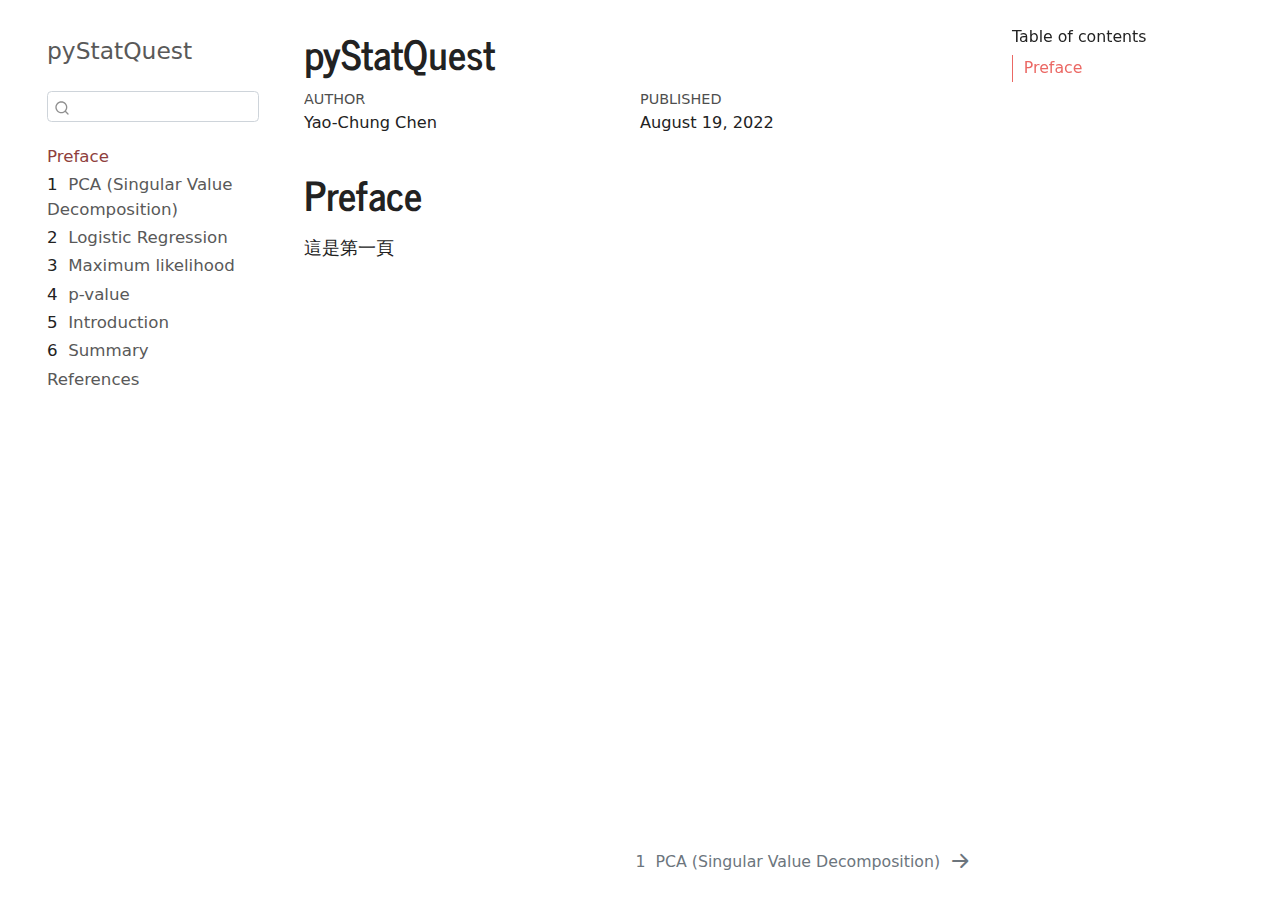
<file: index.html>
<!DOCTYPE html>
<html xmlns="http://www.w3.org/1999/xhtml" lang="en" xml:lang="en"><head>

<meta charset="utf-8">
<meta name="generator" content="quarto-1.0.38">

<meta name="viewport" content="width=device-width, initial-scale=1.0, user-scalable=yes">

<meta name="author" content="Yao-Chung Chen">
<meta name="dcterms.date" content="2022-08-19">

<title>pyStatQuest</title>
<style>
code{white-space: pre-wrap;}
span.smallcaps{font-variant: small-caps;}
span.underline{text-decoration: underline;}
div.column{display: inline-block; vertical-align: top; width: 50%;}
div.hanging-indent{margin-left: 1.5em; text-indent: -1.5em;}
ul.task-list{list-style: none;}
</style>


<script src="site_libs/quarto-nav/quarto-nav.js"></script>
<script src="site_libs/quarto-nav/headroom.min.js"></script>
<script src="site_libs/clipboard/clipboard.min.js"></script>
<script src="site_libs/quarto-search/autocomplete.umd.js"></script>
<script src="site_libs/quarto-search/fuse.min.js"></script>
<script src="site_libs/quarto-search/quarto-search.js"></script>
<meta name="quarto:offset" content="./">
<link href="./posts/pca/pca.html" rel="next">
<script src="site_libs/quarto-html/quarto.js"></script>
<script src="site_libs/quarto-html/popper.min.js"></script>
<script src="site_libs/quarto-html/tippy.umd.min.js"></script>
<script src="site_libs/quarto-html/anchor.min.js"></script>
<link href="site_libs/quarto-html/tippy.css" rel="stylesheet">
<link href="site_libs/quarto-html/quarto-syntax-highlighting.css" rel="stylesheet" id="quarto-text-highlighting-styles">
<script src="site_libs/bootstrap/bootstrap.min.js"></script>
<link href="site_libs/bootstrap/bootstrap-icons.css" rel="stylesheet">
<link href="site_libs/bootstrap/bootstrap.min.css" rel="stylesheet" id="quarto-bootstrap" data-mode="light">
<script id="quarto-search-options" type="application/json">{
  "location": "sidebar",
  "copy-button": false,
  "collapse-after": 3,
  "panel-placement": "start",
  "type": "textbox",
  "limit": 20,
  "language": {
    "search-no-results-text": "No results",
    "search-matching-documents-text": "matching documents",
    "search-copy-link-title": "Copy link to search",
    "search-hide-matches-text": "Hide additional matches",
    "search-more-match-text": "more match in this document",
    "search-more-matches-text": "more matches in this document",
    "search-clear-button-title": "Clear",
    "search-detached-cancel-button-title": "Cancel",
    "search-submit-button-title": "Submit"
  }
}</script>


</head>

<body class="nav-sidebar floating">

<div id="quarto-search-results"></div>
  <header id="quarto-header" class="headroom fixed-top">
  <nav class="quarto-secondary-nav" data-bs-toggle="collapse" data-bs-target="#quarto-sidebar" aria-controls="quarto-sidebar" aria-expanded="false" aria-label="Toggle sidebar navigation" onclick="if (window.quartoToggleHeadroom) { window.quartoToggleHeadroom(); }">
    <div class="container-fluid d-flex justify-content-between">
      <h1 class="quarto-secondary-nav-title">pyStatQuest</h1>
      <button type="button" class="quarto-btn-toggle btn" aria-label="Show secondary navigation">
        <i class="bi bi-chevron-right"></i>
      </button>
    </div>
  </nav>
</header>
<!-- content -->
<div id="quarto-content" class="quarto-container page-columns page-rows-contents page-layout-article">
<!-- sidebar -->
  <nav id="quarto-sidebar" class="sidebar collapse sidebar-navigation floating overflow-auto">
    <div class="pt-lg-2 mt-2 text-left sidebar-header">
    <div class="sidebar-title mb-0 py-0">
      <a href="./">pyStatQuest</a> 
    </div>
      </div>
      <div class="mt-2 flex-shrink-0 align-items-center">
        <div class="sidebar-search">
        <div id="quarto-search" class="" title="Search"></div>
        </div>
      </div>
    <div class="sidebar-menu-container"> 
    <ul class="list-unstyled mt-1">
        <li class="sidebar-item">
  <div class="sidebar-item-container"> 
  <a href="./index.html" class="sidebar-item-text sidebar-link active">Preface</a>
  </div>
</li>
        <li class="sidebar-item">
  <div class="sidebar-item-container"> 
  <a href="./posts/pca/pca.html" class="sidebar-item-text sidebar-link"><span class="chapter-number">1</span>&nbsp; <span class="chapter-title">PCA (Singular Value Decomposition)</span></a>
  </div>
</li>
        <li class="sidebar-item">
  <div class="sidebar-item-container"> 
  <a href="./posts/logistic_regression/logistic_regression.html" class="sidebar-item-text sidebar-link"><span class="chapter-number">2</span>&nbsp; <span class="chapter-title">Logistic Regression</span></a>
  </div>
</li>
        <li class="sidebar-item">
  <div class="sidebar-item-container"> 
  <a href="./posts/likelihood/likelihood.html" class="sidebar-item-text sidebar-link"><span class="chapter-number">3</span>&nbsp; <span class="chapter-title">Maximum likelihood</span></a>
  </div>
</li>
        <li class="sidebar-item">
  <div class="sidebar-item-container"> 
  <a href="./posts/p-value/p-value.html" class="sidebar-item-text sidebar-link"><span class="chapter-number">4</span>&nbsp; <span class="chapter-title">p-value</span></a>
  </div>
</li>
        <li class="sidebar-item">
  <div class="sidebar-item-container"> 
  <a href="./intro.html" class="sidebar-item-text sidebar-link"><span class="chapter-number">5</span>&nbsp; <span class="chapter-title">Introduction</span></a>
  </div>
</li>
        <li class="sidebar-item">
  <div class="sidebar-item-container"> 
  <a href="./summary.html" class="sidebar-item-text sidebar-link"><span class="chapter-number">6</span>&nbsp; <span class="chapter-title">Summary</span></a>
  </div>
</li>
        <li class="sidebar-item">
  <div class="sidebar-item-container"> 
  <a href="./references.html" class="sidebar-item-text sidebar-link">References</a>
  </div>
</li>
    </ul>
    </div>
</nav>
<!-- margin-sidebar -->
    <div id="quarto-margin-sidebar" class="sidebar margin-sidebar">
        <nav id="TOC" role="doc-toc">
    <h2 id="toc-title">Table of contents</h2>
   
  <ul>
  <li><a href="#preface" id="toc-preface" class="nav-link active" data-scroll-target="#preface">Preface</a></li>
  </ul>
</nav>
    </div>
<!-- main -->
<main class="content" id="quarto-document-content">

<header id="title-block-header" class="quarto-title-block default">
<div class="quarto-title">
<h1 class="title d-none d-lg-block">pyStatQuest</h1>
</div>



<div class="quarto-title-meta">

    <div>
    <div class="quarto-title-meta-heading">Author</div>
    <div class="quarto-title-meta-contents">
             <p>Yao-Chung Chen </p>
          </div>
  </div>
    
    <div>
    <div class="quarto-title-meta-heading">Published</div>
    <div class="quarto-title-meta-contents">
      <p class="date">August 19, 2022</p>
    </div>
  </div>
    
  </div>
  

</header>

<section id="preface" class="level1 unnumbered">
<h1 class="unnumbered">Preface</h1>
<p>這是第一頁</p>


</section>

</main> <!-- /main -->
<script id="quarto-html-after-body" type="application/javascript">
window.document.addEventListener("DOMContentLoaded", function (event) {
  const toggleBodyColorMode = (bsSheetEl) => {
    const mode = bsSheetEl.getAttribute("data-mode");
    const bodyEl = window.document.querySelector("body");
    if (mode === "dark") {
      bodyEl.classList.add("quarto-dark");
      bodyEl.classList.remove("quarto-light");
    } else {
      bodyEl.classList.add("quarto-light");
      bodyEl.classList.remove("quarto-dark");
    }
  }
  const toggleBodyColorPrimary = () => {
    const bsSheetEl = window.document.querySelector("link#quarto-bootstrap");
    if (bsSheetEl) {
      toggleBodyColorMode(bsSheetEl);
    }
  }
  toggleBodyColorPrimary();  
  const icon = "";
  const anchorJS = new window.AnchorJS();
  anchorJS.options = {
    placement: 'right',
    icon: icon
  };
  anchorJS.add('.anchored');
  const clipboard = new window.ClipboardJS('.code-copy-button', {
    target: function(trigger) {
      return trigger.previousElementSibling;
    }
  });
  clipboard.on('success', function(e) {
    // button target
    const button = e.trigger;
    // don't keep focus
    button.blur();
    // flash "checked"
    button.classList.add('code-copy-button-checked');
    var currentTitle = button.getAttribute("title");
    button.setAttribute("title", "Copied!");
    setTimeout(function() {
      button.setAttribute("title", currentTitle);
      button.classList.remove('code-copy-button-checked');
    }, 1000);
    // clear code selection
    e.clearSelection();
  });
  function tippyHover(el, contentFn) {
    const config = {
      allowHTML: true,
      content: contentFn,
      maxWidth: 500,
      delay: 100,
      arrow: false,
      appendTo: function(el) {
          return el.parentElement;
      },
      interactive: true,
      interactiveBorder: 10,
      theme: 'quarto',
      placement: 'bottom-start'
    };
    window.tippy(el, config); 
  }
  const noterefs = window.document.querySelectorAll('a[role="doc-noteref"]');
  for (var i=0; i<noterefs.length; i++) {
    const ref = noterefs[i];
    tippyHover(ref, function() {
      let href = ref.getAttribute('href');
      try { href = new URL(href).hash; } catch {}
      const id = href.replace(/^#\/?/, "");
      const note = window.document.getElementById(id);
      return note.innerHTML;
    });
  }
  var bibliorefs = window.document.querySelectorAll('a[role="doc-biblioref"]');
  for (var i=0; i<bibliorefs.length; i++) {
    const ref = bibliorefs[i];
    const cites = ref.parentNode.getAttribute('data-cites').split(' ');
    tippyHover(ref, function() {
      var popup = window.document.createElement('div');
      cites.forEach(function(cite) {
        var citeDiv = window.document.createElement('div');
        citeDiv.classList.add('hanging-indent');
        citeDiv.classList.add('csl-entry');
        var biblioDiv = window.document.getElementById('ref-' + cite);
        if (biblioDiv) {
          citeDiv.innerHTML = biblioDiv.innerHTML;
        }
        popup.appendChild(citeDiv);
      });
      return popup.innerHTML;
    });
  }
});
</script>
<nav class="page-navigation">
  <div class="nav-page nav-page-previous">
  </div>
  <div class="nav-page nav-page-next">
      <a href="./posts/pca/pca.html" class="pagination-link">
        <span class="nav-page-text"><span class="chapter-number">1</span>&nbsp; <span class="chapter-title">PCA (Singular Value Decomposition)</span></span> <i class="bi bi-arrow-right-short"></i>
      </a>
  </div>
</nav>
</div> <!-- /content -->



</body></html>
</file>
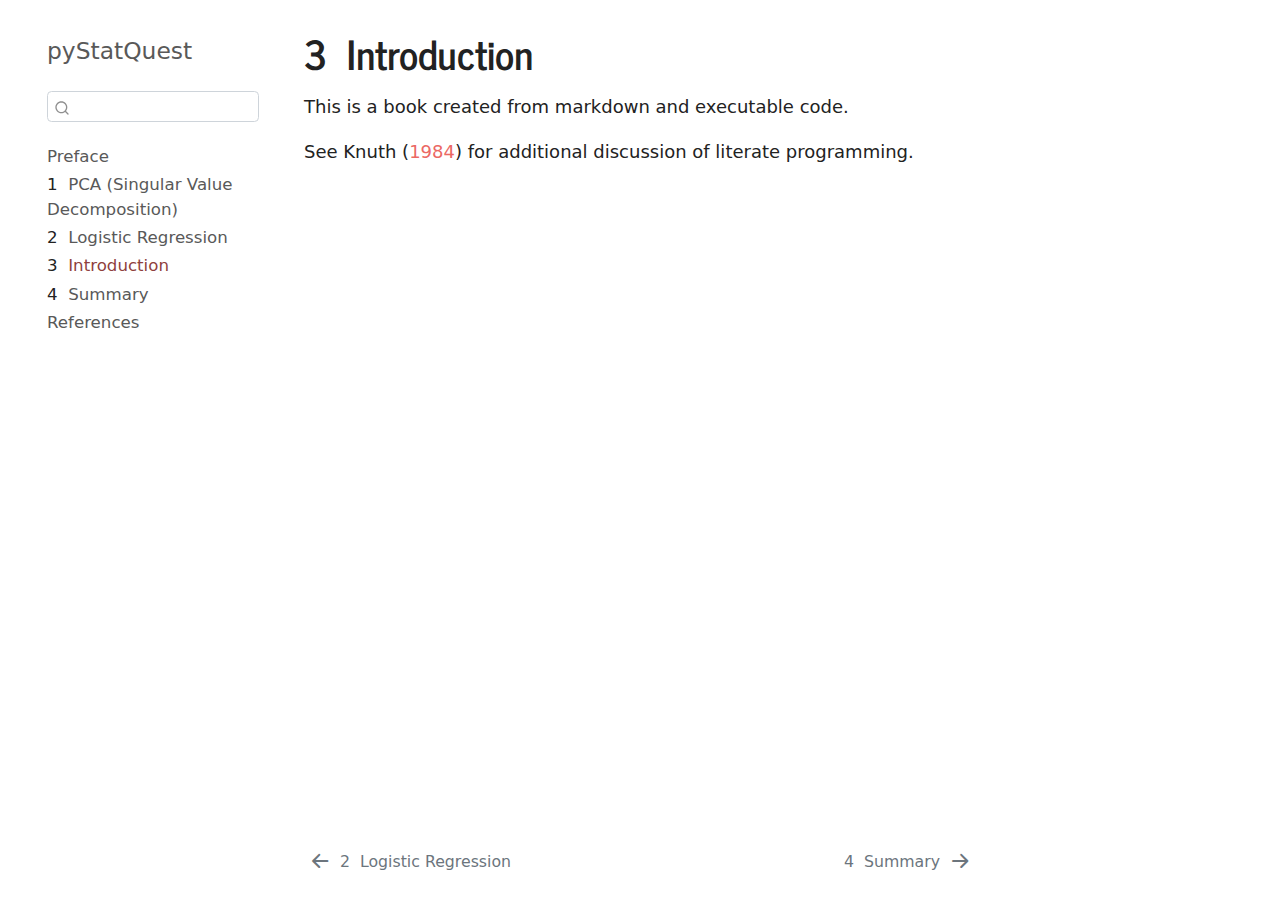
<file: intro.html>
<!DOCTYPE html>
<html xmlns="http://www.w3.org/1999/xhtml" lang="en" xml:lang="en"><head>

<meta charset="utf-8">
<meta name="generator" content="quarto-1.0.38">

<meta name="viewport" content="width=device-width, initial-scale=1.0, user-scalable=yes">


<title>pyStatQuest - 3&nbsp; Introduction</title>
<style>
code{white-space: pre-wrap;}
span.smallcaps{font-variant: small-caps;}
span.underline{text-decoration: underline;}
div.column{display: inline-block; vertical-align: top; width: 50%;}
div.hanging-indent{margin-left: 1.5em; text-indent: -1.5em;}
ul.task-list{list-style: none;}
div.csl-bib-body { }
div.csl-entry {
  clear: both;
}
.hanging div.csl-entry {
  margin-left:2em;
  text-indent:-2em;
}
div.csl-left-margin {
  min-width:2em;
  float:left;
}
div.csl-right-inline {
  margin-left:2em;
  padding-left:1em;
}
div.csl-indent {
  margin-left: 2em;
}
</style>


<script src="site_libs/quarto-nav/quarto-nav.js"></script>
<script src="site_libs/quarto-nav/headroom.min.js"></script>
<script src="site_libs/clipboard/clipboard.min.js"></script>
<script src="site_libs/quarto-search/autocomplete.umd.js"></script>
<script src="site_libs/quarto-search/fuse.min.js"></script>
<script src="site_libs/quarto-search/quarto-search.js"></script>
<meta name="quarto:offset" content="./">
<link href="./summary.html" rel="next">
<link href="./posts/logistic_regression/logistic_regression.html" rel="prev">
<script src="site_libs/quarto-html/quarto.js"></script>
<script src="site_libs/quarto-html/popper.min.js"></script>
<script src="site_libs/quarto-html/tippy.umd.min.js"></script>
<script src="site_libs/quarto-html/anchor.min.js"></script>
<link href="site_libs/quarto-html/tippy.css" rel="stylesheet">
<link href="site_libs/quarto-html/quarto-syntax-highlighting.css" rel="stylesheet" id="quarto-text-highlighting-styles">
<script src="site_libs/bootstrap/bootstrap.min.js"></script>
<link href="site_libs/bootstrap/bootstrap-icons.css" rel="stylesheet">
<link href="site_libs/bootstrap/bootstrap.min.css" rel="stylesheet" id="quarto-bootstrap" data-mode="light">
<script id="quarto-search-options" type="application/json">{
  "location": "sidebar",
  "copy-button": false,
  "collapse-after": 3,
  "panel-placement": "start",
  "type": "textbox",
  "limit": 20,
  "language": {
    "search-no-results-text": "No results",
    "search-matching-documents-text": "matching documents",
    "search-copy-link-title": "Copy link to search",
    "search-hide-matches-text": "Hide additional matches",
    "search-more-match-text": "more match in this document",
    "search-more-matches-text": "more matches in this document",
    "search-clear-button-title": "Clear",
    "search-detached-cancel-button-title": "Cancel",
    "search-submit-button-title": "Submit"
  }
}</script>


</head>

<body class="nav-sidebar floating">

<div id="quarto-search-results"></div>
  <header id="quarto-header" class="headroom fixed-top">
  <nav class="quarto-secondary-nav" data-bs-toggle="collapse" data-bs-target="#quarto-sidebar" aria-controls="quarto-sidebar" aria-expanded="false" aria-label="Toggle sidebar navigation" onclick="if (window.quartoToggleHeadroom) { window.quartoToggleHeadroom(); }">
    <div class="container-fluid d-flex justify-content-between">
      <h1 class="quarto-secondary-nav-title"><span class="chapter-number">3</span>&nbsp; <span class="chapter-title">Introduction</span></h1>
      <button type="button" class="quarto-btn-toggle btn" aria-label="Show secondary navigation">
        <i class="bi bi-chevron-right"></i>
      </button>
    </div>
  </nav>
</header>
<!-- content -->
<div id="quarto-content" class="quarto-container page-columns page-rows-contents page-layout-article">
<!-- sidebar -->
  <nav id="quarto-sidebar" class="sidebar collapse sidebar-navigation floating overflow-auto">
    <div class="pt-lg-2 mt-2 text-left sidebar-header">
    <div class="sidebar-title mb-0 py-0">
      <a href="./">pyStatQuest</a> 
    </div>
      </div>
      <div class="mt-2 flex-shrink-0 align-items-center">
        <div class="sidebar-search">
        <div id="quarto-search" class="" title="Search"></div>
        </div>
      </div>
    <div class="sidebar-menu-container"> 
    <ul class="list-unstyled mt-1">
        <li class="sidebar-item">
  <div class="sidebar-item-container"> 
  <a href="./index.html" class="sidebar-item-text sidebar-link">Preface</a>
  </div>
</li>
        <li class="sidebar-item">
  <div class="sidebar-item-container"> 
  <a href="./posts/pca/pca.html" class="sidebar-item-text sidebar-link"><span class="chapter-number">1</span>&nbsp; <span class="chapter-title">PCA (Singular Value Decomposition)</span></a>
  </div>
</li>
        <li class="sidebar-item">
  <div class="sidebar-item-container"> 
  <a href="./posts/logistic_regression/logistic_regression.html" class="sidebar-item-text sidebar-link"><span class="chapter-number">2</span>&nbsp; <span class="chapter-title">Logistic Regression</span></a>
  </div>
</li>
        <li class="sidebar-item">
  <div class="sidebar-item-container"> 
  <a href="./intro.html" class="sidebar-item-text sidebar-link active"><span class="chapter-number">3</span>&nbsp; <span class="chapter-title">Introduction</span></a>
  </div>
</li>
        <li class="sidebar-item">
  <div class="sidebar-item-container"> 
  <a href="./summary.html" class="sidebar-item-text sidebar-link"><span class="chapter-number">4</span>&nbsp; <span class="chapter-title">Summary</span></a>
  </div>
</li>
        <li class="sidebar-item">
  <div class="sidebar-item-container"> 
  <a href="./references.html" class="sidebar-item-text sidebar-link">References</a>
  </div>
</li>
    </ul>
    </div>
</nav>
<!-- margin-sidebar -->
    <div id="quarto-margin-sidebar" class="sidebar margin-sidebar">
        
    </div>
<!-- main -->
<main class="content" id="quarto-document-content">

<header id="title-block-header" class="quarto-title-block default">
<div class="quarto-title">
<h1 class="title d-none d-lg-block"><span class="chapter-number">3</span>&nbsp; <span class="chapter-title">Introduction</span></h1>
</div>



<div class="quarto-title-meta">

    
    
  </div>
  

</header>

<p>This is a book created from markdown and executable code.</p>
<p>See <span class="citation" data-cites="knuth84">Knuth (<a href="references.html#ref-knuth84" role="doc-biblioref">1984</a>)</span> for additional discussion of literate programming.</p>


<div id="refs" class="references csl-bib-body hanging-indent" role="doc-bibliography" style="display: none">
<div id="ref-knuth84" class="csl-entry" role="doc-biblioentry">
Knuth, Donald E. 1984. <span>“Literate Programming.”</span> <em>Comput. J.</em> 27 (2): 97–111. <a href="https://doi.org/10.1093/comjnl/27.2.97">https://doi.org/10.1093/comjnl/27.2.97</a>.
</div>
</div>

</main> <!-- /main -->
<script id="quarto-html-after-body" type="application/javascript">
window.document.addEventListener("DOMContentLoaded", function (event) {
  const toggleBodyColorMode = (bsSheetEl) => {
    const mode = bsSheetEl.getAttribute("data-mode");
    const bodyEl = window.document.querySelector("body");
    if (mode === "dark") {
      bodyEl.classList.add("quarto-dark");
      bodyEl.classList.remove("quarto-light");
    } else {
      bodyEl.classList.add("quarto-light");
      bodyEl.classList.remove("quarto-dark");
    }
  }
  const toggleBodyColorPrimary = () => {
    const bsSheetEl = window.document.querySelector("link#quarto-bootstrap");
    if (bsSheetEl) {
      toggleBodyColorMode(bsSheetEl);
    }
  }
  toggleBodyColorPrimary();  
  const icon = "";
  const anchorJS = new window.AnchorJS();
  anchorJS.options = {
    placement: 'right',
    icon: icon
  };
  anchorJS.add('.anchored');
  const clipboard = new window.ClipboardJS('.code-copy-button', {
    target: function(trigger) {
      return trigger.previousElementSibling;
    }
  });
  clipboard.on('success', function(e) {
    // button target
    const button = e.trigger;
    // don't keep focus
    button.blur();
    // flash "checked"
    button.classList.add('code-copy-button-checked');
    var currentTitle = button.getAttribute("title");
    button.setAttribute("title", "Copied!");
    setTimeout(function() {
      button.setAttribute("title", currentTitle);
      button.classList.remove('code-copy-button-checked');
    }, 1000);
    // clear code selection
    e.clearSelection();
  });
  function tippyHover(el, contentFn) {
    const config = {
      allowHTML: true,
      content: contentFn,
      maxWidth: 500,
      delay: 100,
      arrow: false,
      appendTo: function(el) {
          return el.parentElement;
      },
      interactive: true,
      interactiveBorder: 10,
      theme: 'quarto',
      placement: 'bottom-start'
    };
    window.tippy(el, config); 
  }
  const noterefs = window.document.querySelectorAll('a[role="doc-noteref"]');
  for (var i=0; i<noterefs.length; i++) {
    const ref = noterefs[i];
    tippyHover(ref, function() {
      let href = ref.getAttribute('href');
      try { href = new URL(href).hash; } catch {}
      const id = href.replace(/^#\/?/, "");
      const note = window.document.getElementById(id);
      return note.innerHTML;
    });
  }
  var bibliorefs = window.document.querySelectorAll('a[role="doc-biblioref"]');
  for (var i=0; i<bibliorefs.length; i++) {
    const ref = bibliorefs[i];
    const cites = ref.parentNode.getAttribute('data-cites').split(' ');
    tippyHover(ref, function() {
      var popup = window.document.createElement('div');
      cites.forEach(function(cite) {
        var citeDiv = window.document.createElement('div');
        citeDiv.classList.add('hanging-indent');
        citeDiv.classList.add('csl-entry');
        var biblioDiv = window.document.getElementById('ref-' + cite);
        if (biblioDiv) {
          citeDiv.innerHTML = biblioDiv.innerHTML;
        }
        popup.appendChild(citeDiv);
      });
      return popup.innerHTML;
    });
  }
});
</script>
<nav class="page-navigation">
  <div class="nav-page nav-page-previous">
      <a href="./posts/logistic_regression/logistic_regression.html" class="pagination-link">
        <i class="bi bi-arrow-left-short"></i> <span class="nav-page-text"><span class="chapter-number">2</span>&nbsp; <span class="chapter-title">Logistic Regression</span></span>
      </a>          
  </div>
  <div class="nav-page nav-page-next">
      <a href="./summary.html" class="pagination-link">
        <span class="nav-page-text"><span class="chapter-number">4</span>&nbsp; <span class="chapter-title">Summary</span></span> <i class="bi bi-arrow-right-short"></i>
      </a>
  </div>
</nav>
</div> <!-- /content -->



</body></html>
</file>
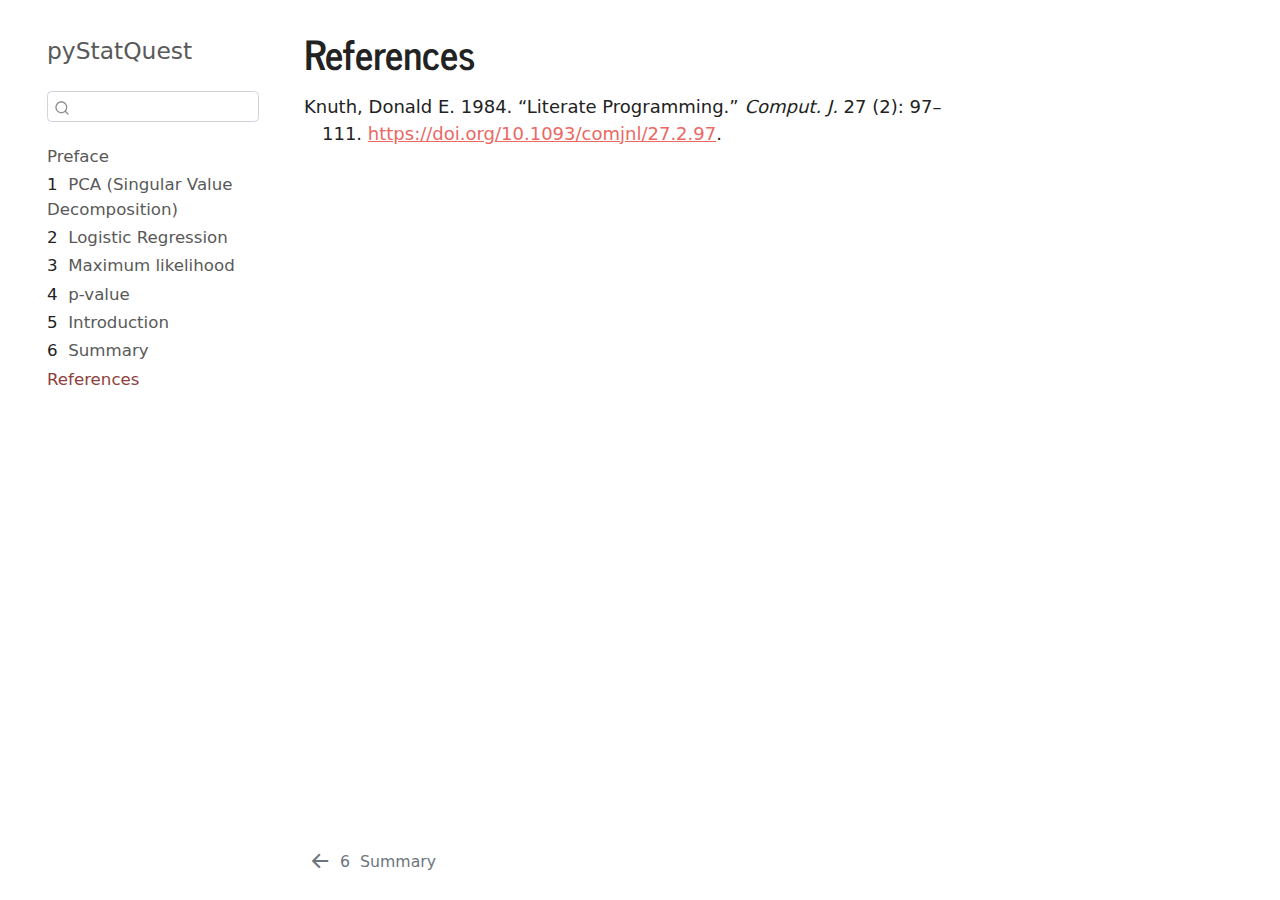
<file: references.html>
<!DOCTYPE html>
<html xmlns="http://www.w3.org/1999/xhtml" lang="en" xml:lang="en"><head>

<meta charset="utf-8">
<meta name="generator" content="quarto-1.0.38">

<meta name="viewport" content="width=device-width, initial-scale=1.0, user-scalable=yes">


<title>pyStatQuest - References</title>
<style>
code{white-space: pre-wrap;}
span.smallcaps{font-variant: small-caps;}
span.underline{text-decoration: underline;}
div.column{display: inline-block; vertical-align: top; width: 50%;}
div.hanging-indent{margin-left: 1.5em; text-indent: -1.5em;}
ul.task-list{list-style: none;}
div.csl-bib-body { }
div.csl-entry {
  clear: both;
}
.hanging div.csl-entry {
  margin-left:2em;
  text-indent:-2em;
}
div.csl-left-margin {
  min-width:2em;
  float:left;
}
div.csl-right-inline {
  margin-left:2em;
  padding-left:1em;
}
div.csl-indent {
  margin-left: 2em;
}
</style>


<script src="site_libs/quarto-nav/quarto-nav.js"></script>
<script src="site_libs/quarto-nav/headroom.min.js"></script>
<script src="site_libs/clipboard/clipboard.min.js"></script>
<script src="site_libs/quarto-search/autocomplete.umd.js"></script>
<script src="site_libs/quarto-search/fuse.min.js"></script>
<script src="site_libs/quarto-search/quarto-search.js"></script>
<meta name="quarto:offset" content="./">
<link href="./summary.html" rel="prev">
<script src="site_libs/quarto-html/quarto.js"></script>
<script src="site_libs/quarto-html/popper.min.js"></script>
<script src="site_libs/quarto-html/tippy.umd.min.js"></script>
<script src="site_libs/quarto-html/anchor.min.js"></script>
<link href="site_libs/quarto-html/tippy.css" rel="stylesheet">
<link href="site_libs/quarto-html/quarto-syntax-highlighting.css" rel="stylesheet" id="quarto-text-highlighting-styles">
<script src="site_libs/bootstrap/bootstrap.min.js"></script>
<link href="site_libs/bootstrap/bootstrap-icons.css" rel="stylesheet">
<link href="site_libs/bootstrap/bootstrap.min.css" rel="stylesheet" id="quarto-bootstrap" data-mode="light">
<script id="quarto-search-options" type="application/json">{
  "location": "sidebar",
  "copy-button": false,
  "collapse-after": 3,
  "panel-placement": "start",
  "type": "textbox",
  "limit": 20,
  "language": {
    "search-no-results-text": "No results",
    "search-matching-documents-text": "matching documents",
    "search-copy-link-title": "Copy link to search",
    "search-hide-matches-text": "Hide additional matches",
    "search-more-match-text": "more match in this document",
    "search-more-matches-text": "more matches in this document",
    "search-clear-button-title": "Clear",
    "search-detached-cancel-button-title": "Cancel",
    "search-submit-button-title": "Submit"
  }
}</script>


</head>

<body class="nav-sidebar floating">

<div id="quarto-search-results"></div>
  <header id="quarto-header" class="headroom fixed-top">
  <nav class="quarto-secondary-nav" data-bs-toggle="collapse" data-bs-target="#quarto-sidebar" aria-controls="quarto-sidebar" aria-expanded="false" aria-label="Toggle sidebar navigation" onclick="if (window.quartoToggleHeadroom) { window.quartoToggleHeadroom(); }">
    <div class="container-fluid d-flex justify-content-between">
      <h1 class="quarto-secondary-nav-title">References</h1>
      <button type="button" class="quarto-btn-toggle btn" aria-label="Show secondary navigation">
        <i class="bi bi-chevron-right"></i>
      </button>
    </div>
  </nav>
</header>
<!-- content -->
<div id="quarto-content" class="quarto-container page-columns page-rows-contents page-layout-article">
<!-- sidebar -->
  <nav id="quarto-sidebar" class="sidebar collapse sidebar-navigation floating overflow-auto">
    <div class="pt-lg-2 mt-2 text-left sidebar-header">
    <div class="sidebar-title mb-0 py-0">
      <a href="./">pyStatQuest</a> 
    </div>
      </div>
      <div class="mt-2 flex-shrink-0 align-items-center">
        <div class="sidebar-search">
        <div id="quarto-search" class="" title="Search"></div>
        </div>
      </div>
    <div class="sidebar-menu-container"> 
    <ul class="list-unstyled mt-1">
        <li class="sidebar-item">
  <div class="sidebar-item-container"> 
  <a href="./index.html" class="sidebar-item-text sidebar-link">Preface</a>
  </div>
</li>
        <li class="sidebar-item">
  <div class="sidebar-item-container"> 
  <a href="./posts/pca/pca.html" class="sidebar-item-text sidebar-link"><span class="chapter-number">1</span>&nbsp; <span class="chapter-title">PCA (Singular Value Decomposition)</span></a>
  </div>
</li>
        <li class="sidebar-item">
  <div class="sidebar-item-container"> 
  <a href="./posts/logistic_regression/logistic_regression.html" class="sidebar-item-text sidebar-link"><span class="chapter-number">2</span>&nbsp; <span class="chapter-title">Logistic Regression</span></a>
  </div>
</li>
        <li class="sidebar-item">
  <div class="sidebar-item-container"> 
  <a href="./posts/likelihood/likelihood.html" class="sidebar-item-text sidebar-link"><span class="chapter-number">3</span>&nbsp; <span class="chapter-title">Maximum likelihood</span></a>
  </div>
</li>
        <li class="sidebar-item">
  <div class="sidebar-item-container"> 
  <a href="./posts/p-value/p-value.html" class="sidebar-item-text sidebar-link"><span class="chapter-number">4</span>&nbsp; <span class="chapter-title">p-value</span></a>
  </div>
</li>
        <li class="sidebar-item">
  <div class="sidebar-item-container"> 
  <a href="./intro.html" class="sidebar-item-text sidebar-link"><span class="chapter-number">5</span>&nbsp; <span class="chapter-title">Introduction</span></a>
  </div>
</li>
        <li class="sidebar-item">
  <div class="sidebar-item-container"> 
  <a href="./summary.html" class="sidebar-item-text sidebar-link"><span class="chapter-number">6</span>&nbsp; <span class="chapter-title">Summary</span></a>
  </div>
</li>
        <li class="sidebar-item">
  <div class="sidebar-item-container"> 
  <a href="./references.html" class="sidebar-item-text sidebar-link active">References</a>
  </div>
</li>
    </ul>
    </div>
</nav>
<!-- margin-sidebar -->
    <div id="quarto-margin-sidebar" class="sidebar margin-sidebar">
        
    </div>
<!-- main -->
<main class="content" id="quarto-document-content">

<header id="title-block-header" class="quarto-title-block default">
<div class="quarto-title">
<h1 class="title d-none d-lg-block">References</h1>
</div>



<div class="quarto-title-meta">

    
    
  </div>
  

</header>

<div id="refs" class="references csl-bib-body hanging-indent" role="doc-bibliography">
<div id="ref-knuth84" class="csl-entry" role="doc-biblioentry">
Knuth, Donald E. 1984. <span>“Literate Programming.”</span> <em>Comput.
J.</em> 27 (2): 97–111. <a href="https://doi.org/10.1093/comjnl/27.2.97">https://doi.org/10.1093/comjnl/27.2.97</a>.
</div>
</div>



</main> <!-- /main -->
<script id="quarto-html-after-body" type="application/javascript">
window.document.addEventListener("DOMContentLoaded", function (event) {
  const toggleBodyColorMode = (bsSheetEl) => {
    const mode = bsSheetEl.getAttribute("data-mode");
    const bodyEl = window.document.querySelector("body");
    if (mode === "dark") {
      bodyEl.classList.add("quarto-dark");
      bodyEl.classList.remove("quarto-light");
    } else {
      bodyEl.classList.add("quarto-light");
      bodyEl.classList.remove("quarto-dark");
    }
  }
  const toggleBodyColorPrimary = () => {
    const bsSheetEl = window.document.querySelector("link#quarto-bootstrap");
    if (bsSheetEl) {
      toggleBodyColorMode(bsSheetEl);
    }
  }
  toggleBodyColorPrimary();  
  const icon = "";
  const anchorJS = new window.AnchorJS();
  anchorJS.options = {
    placement: 'right',
    icon: icon
  };
  anchorJS.add('.anchored');
  const clipboard = new window.ClipboardJS('.code-copy-button', {
    target: function(trigger) {
      return trigger.previousElementSibling;
    }
  });
  clipboard.on('success', function(e) {
    // button target
    const button = e.trigger;
    // don't keep focus
    button.blur();
    // flash "checked"
    button.classList.add('code-copy-button-checked');
    var currentTitle = button.getAttribute("title");
    button.setAttribute("title", "Copied!");
    setTimeout(function() {
      button.setAttribute("title", currentTitle);
      button.classList.remove('code-copy-button-checked');
    }, 1000);
    // clear code selection
    e.clearSelection();
  });
  function tippyHover(el, contentFn) {
    const config = {
      allowHTML: true,
      content: contentFn,
      maxWidth: 500,
      delay: 100,
      arrow: false,
      appendTo: function(el) {
          return el.parentElement;
      },
      interactive: true,
      interactiveBorder: 10,
      theme: 'quarto',
      placement: 'bottom-start'
    };
    window.tippy(el, config); 
  }
  const noterefs = window.document.querySelectorAll('a[role="doc-noteref"]');
  for (var i=0; i<noterefs.length; i++) {
    const ref = noterefs[i];
    tippyHover(ref, function() {
      let href = ref.getAttribute('href');
      try { href = new URL(href).hash; } catch {}
      const id = href.replace(/^#\/?/, "");
      const note = window.document.getElementById(id);
      return note.innerHTML;
    });
  }
  var bibliorefs = window.document.querySelectorAll('a[role="doc-biblioref"]');
  for (var i=0; i<bibliorefs.length; i++) {
    const ref = bibliorefs[i];
    const cites = ref.parentNode.getAttribute('data-cites').split(' ');
    tippyHover(ref, function() {
      var popup = window.document.createElement('div');
      cites.forEach(function(cite) {
        var citeDiv = window.document.createElement('div');
        citeDiv.classList.add('hanging-indent');
        citeDiv.classList.add('csl-entry');
        var biblioDiv = window.document.getElementById('ref-' + cite);
        if (biblioDiv) {
          citeDiv.innerHTML = biblioDiv.innerHTML;
        }
        popup.appendChild(citeDiv);
      });
      return popup.innerHTML;
    });
  }
});
</script>
<nav class="page-navigation">
  <div class="nav-page nav-page-previous">
      <a href="./summary.html" class="pagination-link">
        <i class="bi bi-arrow-left-short"></i> <span class="nav-page-text"><span class="chapter-number">6</span>&nbsp; <span class="chapter-title">Summary</span></span>
      </a>          
  </div>
  <div class="nav-page nav-page-next">
  </div>
</nav>
</div> <!-- /content -->



</body></html>
</file>
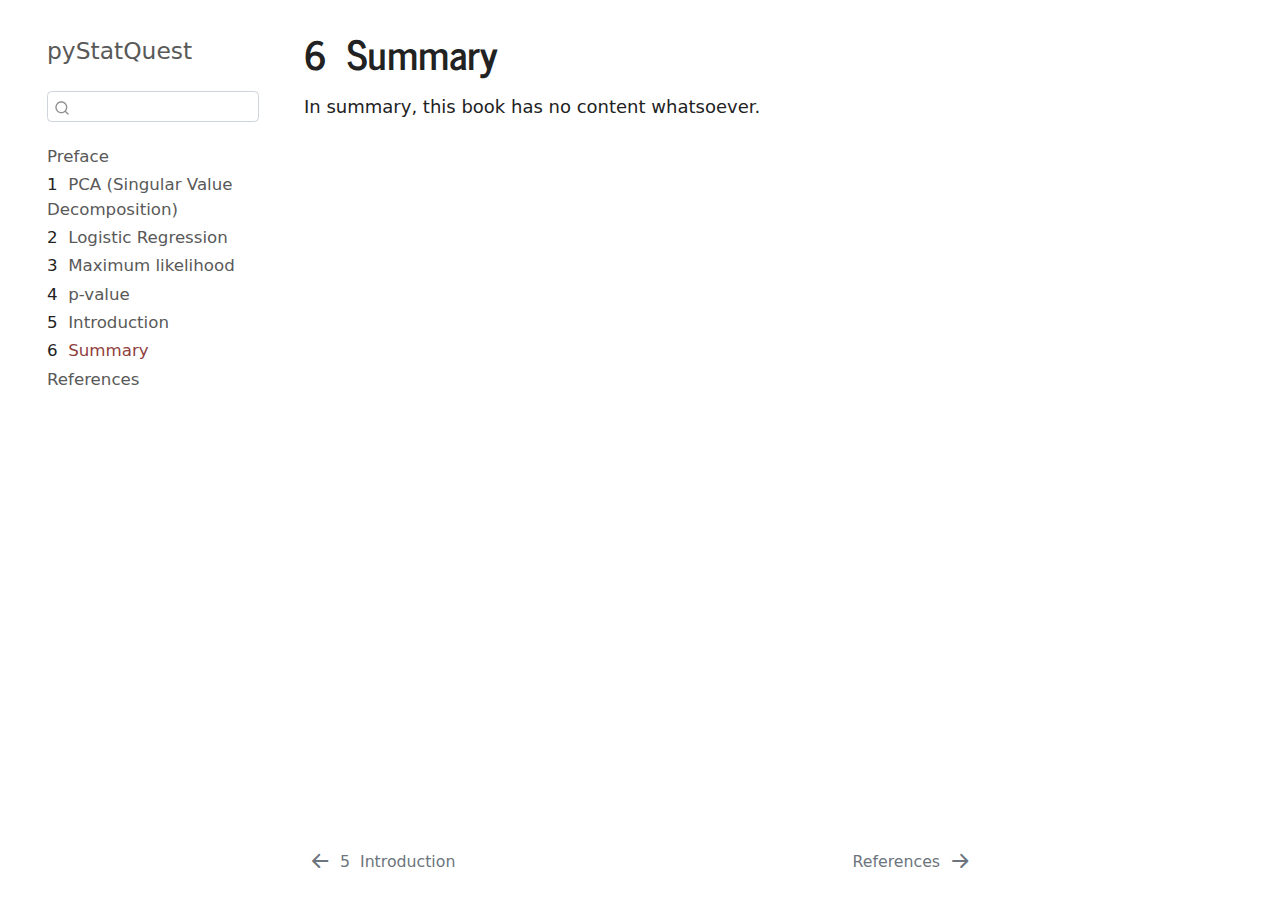
<file: summary.html>
<!DOCTYPE html>
<html xmlns="http://www.w3.org/1999/xhtml" lang="en" xml:lang="en"><head>

<meta charset="utf-8">
<meta name="generator" content="quarto-1.0.38">

<meta name="viewport" content="width=device-width, initial-scale=1.0, user-scalable=yes">


<title>pyStatQuest - 6&nbsp; Summary</title>
<style>
code{white-space: pre-wrap;}
span.smallcaps{font-variant: small-caps;}
span.underline{text-decoration: underline;}
div.column{display: inline-block; vertical-align: top; width: 50%;}
div.hanging-indent{margin-left: 1.5em; text-indent: -1.5em;}
ul.task-list{list-style: none;}
</style>


<script src="site_libs/quarto-nav/quarto-nav.js"></script>
<script src="site_libs/quarto-nav/headroom.min.js"></script>
<script src="site_libs/clipboard/clipboard.min.js"></script>
<script src="site_libs/quarto-search/autocomplete.umd.js"></script>
<script src="site_libs/quarto-search/fuse.min.js"></script>
<script src="site_libs/quarto-search/quarto-search.js"></script>
<meta name="quarto:offset" content="./">
<link href="./references.html" rel="next">
<link href="./intro.html" rel="prev">
<script src="site_libs/quarto-html/quarto.js"></script>
<script src="site_libs/quarto-html/popper.min.js"></script>
<script src="site_libs/quarto-html/tippy.umd.min.js"></script>
<script src="site_libs/quarto-html/anchor.min.js"></script>
<link href="site_libs/quarto-html/tippy.css" rel="stylesheet">
<link href="site_libs/quarto-html/quarto-syntax-highlighting.css" rel="stylesheet" id="quarto-text-highlighting-styles">
<script src="site_libs/bootstrap/bootstrap.min.js"></script>
<link href="site_libs/bootstrap/bootstrap-icons.css" rel="stylesheet">
<link href="site_libs/bootstrap/bootstrap.min.css" rel="stylesheet" id="quarto-bootstrap" data-mode="light">
<script id="quarto-search-options" type="application/json">{
  "location": "sidebar",
  "copy-button": false,
  "collapse-after": 3,
  "panel-placement": "start",
  "type": "textbox",
  "limit": 20,
  "language": {
    "search-no-results-text": "No results",
    "search-matching-documents-text": "matching documents",
    "search-copy-link-title": "Copy link to search",
    "search-hide-matches-text": "Hide additional matches",
    "search-more-match-text": "more match in this document",
    "search-more-matches-text": "more matches in this document",
    "search-clear-button-title": "Clear",
    "search-detached-cancel-button-title": "Cancel",
    "search-submit-button-title": "Submit"
  }
}</script>


</head>

<body class="nav-sidebar floating">

<div id="quarto-search-results"></div>
  <header id="quarto-header" class="headroom fixed-top">
  <nav class="quarto-secondary-nav" data-bs-toggle="collapse" data-bs-target="#quarto-sidebar" aria-controls="quarto-sidebar" aria-expanded="false" aria-label="Toggle sidebar navigation" onclick="if (window.quartoToggleHeadroom) { window.quartoToggleHeadroom(); }">
    <div class="container-fluid d-flex justify-content-between">
      <h1 class="quarto-secondary-nav-title"><span class="chapter-number">6</span>&nbsp; <span class="chapter-title">Summary</span></h1>
      <button type="button" class="quarto-btn-toggle btn" aria-label="Show secondary navigation">
        <i class="bi bi-chevron-right"></i>
      </button>
    </div>
  </nav>
</header>
<!-- content -->
<div id="quarto-content" class="quarto-container page-columns page-rows-contents page-layout-article">
<!-- sidebar -->
  <nav id="quarto-sidebar" class="sidebar collapse sidebar-navigation floating overflow-auto">
    <div class="pt-lg-2 mt-2 text-left sidebar-header">
    <div class="sidebar-title mb-0 py-0">
      <a href="./">pyStatQuest</a> 
    </div>
      </div>
      <div class="mt-2 flex-shrink-0 align-items-center">
        <div class="sidebar-search">
        <div id="quarto-search" class="" title="Search"></div>
        </div>
      </div>
    <div class="sidebar-menu-container"> 
    <ul class="list-unstyled mt-1">
        <li class="sidebar-item">
  <div class="sidebar-item-container"> 
  <a href="./index.html" class="sidebar-item-text sidebar-link">Preface</a>
  </div>
</li>
        <li class="sidebar-item">
  <div class="sidebar-item-container"> 
  <a href="./posts/pca/pca.html" class="sidebar-item-text sidebar-link"><span class="chapter-number">1</span>&nbsp; <span class="chapter-title">PCA (Singular Value Decomposition)</span></a>
  </div>
</li>
        <li class="sidebar-item">
  <div class="sidebar-item-container"> 
  <a href="./posts/logistic_regression/logistic_regression.html" class="sidebar-item-text sidebar-link"><span class="chapter-number">2</span>&nbsp; <span class="chapter-title">Logistic Regression</span></a>
  </div>
</li>
        <li class="sidebar-item">
  <div class="sidebar-item-container"> 
  <a href="./posts/likelihood/likelihood.html" class="sidebar-item-text sidebar-link"><span class="chapter-number">3</span>&nbsp; <span class="chapter-title">Maximum likelihood</span></a>
  </div>
</li>
        <li class="sidebar-item">
  <div class="sidebar-item-container"> 
  <a href="./posts/p-value/p-value.html" class="sidebar-item-text sidebar-link"><span class="chapter-number">4</span>&nbsp; <span class="chapter-title">p-value</span></a>
  </div>
</li>
        <li class="sidebar-item">
  <div class="sidebar-item-container"> 
  <a href="./intro.html" class="sidebar-item-text sidebar-link"><span class="chapter-number">5</span>&nbsp; <span class="chapter-title">Introduction</span></a>
  </div>
</li>
        <li class="sidebar-item">
  <div class="sidebar-item-container"> 
  <a href="./summary.html" class="sidebar-item-text sidebar-link active"><span class="chapter-number">6</span>&nbsp; <span class="chapter-title">Summary</span></a>
  </div>
</li>
        <li class="sidebar-item">
  <div class="sidebar-item-container"> 
  <a href="./references.html" class="sidebar-item-text sidebar-link">References</a>
  </div>
</li>
    </ul>
    </div>
</nav>
<!-- margin-sidebar -->
    <div id="quarto-margin-sidebar" class="sidebar margin-sidebar">
        
    </div>
<!-- main -->
<main class="content" id="quarto-document-content">

<header id="title-block-header" class="quarto-title-block default">
<div class="quarto-title">
<h1 class="title d-none d-lg-block"><span class="chapter-number">6</span>&nbsp; <span class="chapter-title">Summary</span></h1>
</div>



<div class="quarto-title-meta">

    
    
  </div>
  

</header>

<p>In summary, this book has no content whatsoever.</p>



</main> <!-- /main -->
<script id="quarto-html-after-body" type="application/javascript">
window.document.addEventListener("DOMContentLoaded", function (event) {
  const toggleBodyColorMode = (bsSheetEl) => {
    const mode = bsSheetEl.getAttribute("data-mode");
    const bodyEl = window.document.querySelector("body");
    if (mode === "dark") {
      bodyEl.classList.add("quarto-dark");
      bodyEl.classList.remove("quarto-light");
    } else {
      bodyEl.classList.add("quarto-light");
      bodyEl.classList.remove("quarto-dark");
    }
  }
  const toggleBodyColorPrimary = () => {
    const bsSheetEl = window.document.querySelector("link#quarto-bootstrap");
    if (bsSheetEl) {
      toggleBodyColorMode(bsSheetEl);
    }
  }
  toggleBodyColorPrimary();  
  const icon = "";
  const anchorJS = new window.AnchorJS();
  anchorJS.options = {
    placement: 'right',
    icon: icon
  };
  anchorJS.add('.anchored');
  const clipboard = new window.ClipboardJS('.code-copy-button', {
    target: function(trigger) {
      return trigger.previousElementSibling;
    }
  });
  clipboard.on('success', function(e) {
    // button target
    const button = e.trigger;
    // don't keep focus
    button.blur();
    // flash "checked"
    button.classList.add('code-copy-button-checked');
    var currentTitle = button.getAttribute("title");
    button.setAttribute("title", "Copied!");
    setTimeout(function() {
      button.setAttribute("title", currentTitle);
      button.classList.remove('code-copy-button-checked');
    }, 1000);
    // clear code selection
    e.clearSelection();
  });
  function tippyHover(el, contentFn) {
    const config = {
      allowHTML: true,
      content: contentFn,
      maxWidth: 500,
      delay: 100,
      arrow: false,
      appendTo: function(el) {
          return el.parentElement;
      },
      interactive: true,
      interactiveBorder: 10,
      theme: 'quarto',
      placement: 'bottom-start'
    };
    window.tippy(el, config); 
  }
  const noterefs = window.document.querySelectorAll('a[role="doc-noteref"]');
  for (var i=0; i<noterefs.length; i++) {
    const ref = noterefs[i];
    tippyHover(ref, function() {
      let href = ref.getAttribute('href');
      try { href = new URL(href).hash; } catch {}
      const id = href.replace(/^#\/?/, "");
      const note = window.document.getElementById(id);
      return note.innerHTML;
    });
  }
  var bibliorefs = window.document.querySelectorAll('a[role="doc-biblioref"]');
  for (var i=0; i<bibliorefs.length; i++) {
    const ref = bibliorefs[i];
    const cites = ref.parentNode.getAttribute('data-cites').split(' ');
    tippyHover(ref, function() {
      var popup = window.document.createElement('div');
      cites.forEach(function(cite) {
        var citeDiv = window.document.createElement('div');
        citeDiv.classList.add('hanging-indent');
        citeDiv.classList.add('csl-entry');
        var biblioDiv = window.document.getElementById('ref-' + cite);
        if (biblioDiv) {
          citeDiv.innerHTML = biblioDiv.innerHTML;
        }
        popup.appendChild(citeDiv);
      });
      return popup.innerHTML;
    });
  }
});
</script>
<nav class="page-navigation">
  <div class="nav-page nav-page-previous">
      <a href="./intro.html" class="pagination-link">
        <i class="bi bi-arrow-left-short"></i> <span class="nav-page-text"><span class="chapter-number">5</span>&nbsp; <span class="chapter-title">Introduction</span></span>
      </a>          
  </div>
  <div class="nav-page nav-page-next">
      <a href="./references.html" class="pagination-link">
        <span class="nav-page-text">References</span> <i class="bi bi-arrow-right-short"></i>
      </a>
  </div>
</nav>
</div> <!-- /content -->



</body></html>
</file>
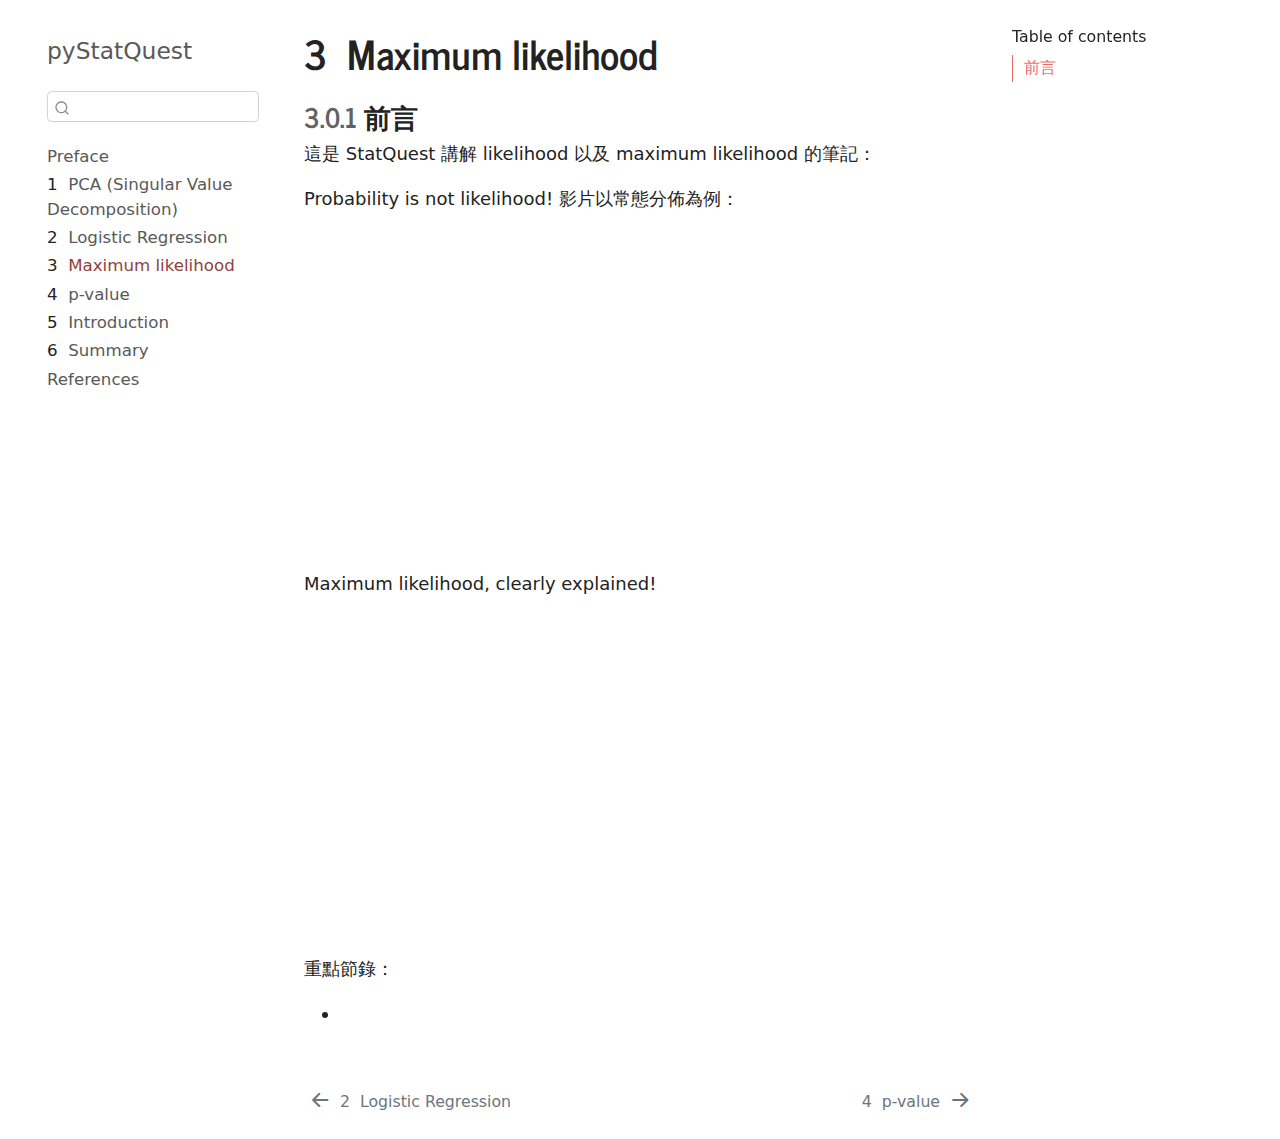
<file: posts/likelihood/likelihood.html>
<!DOCTYPE html>
<html xmlns="http://www.w3.org/1999/xhtml" lang="en" xml:lang="en"><head>

<meta charset="utf-8">
<meta name="generator" content="quarto-1.0.38">

<meta name="viewport" content="width=device-width, initial-scale=1.0, user-scalable=yes">


<title>pyStatQuest - 3&nbsp; Maximum likelihood</title>
<style>
code{white-space: pre-wrap;}
span.smallcaps{font-variant: small-caps;}
span.underline{text-decoration: underline;}
div.column{display: inline-block; vertical-align: top; width: 50%;}
div.hanging-indent{margin-left: 1.5em; text-indent: -1.5em;}
ul.task-list{list-style: none;}
</style>


<script src="../../site_libs/quarto-nav/quarto-nav.js"></script>
<script src="../../site_libs/quarto-nav/headroom.min.js"></script>
<script src="../../site_libs/clipboard/clipboard.min.js"></script>
<script src="../../site_libs/quarto-search/autocomplete.umd.js"></script>
<script src="../../site_libs/quarto-search/fuse.min.js"></script>
<script src="../../site_libs/quarto-search/quarto-search.js"></script>
<meta name="quarto:offset" content="../../">
<link href="../../posts/p-value/p-value.html" rel="next">
<link href="../../posts/logistic_regression/logistic_regression.html" rel="prev">
<script src="../../site_libs/quarto-html/quarto.js"></script>
<script src="../../site_libs/quarto-html/popper.min.js"></script>
<script src="../../site_libs/quarto-html/tippy.umd.min.js"></script>
<script src="../../site_libs/quarto-html/anchor.min.js"></script>
<link href="../../site_libs/quarto-html/tippy.css" rel="stylesheet">
<link href="../../site_libs/quarto-html/quarto-syntax-highlighting.css" rel="stylesheet" id="quarto-text-highlighting-styles">
<script src="../../site_libs/bootstrap/bootstrap.min.js"></script>
<link href="../../site_libs/bootstrap/bootstrap-icons.css" rel="stylesheet">
<link href="../../site_libs/bootstrap/bootstrap.min.css" rel="stylesheet" id="quarto-bootstrap" data-mode="light">
<script id="quarto-search-options" type="application/json">{
  "location": "sidebar",
  "copy-button": false,
  "collapse-after": 3,
  "panel-placement": "start",
  "type": "textbox",
  "limit": 20,
  "language": {
    "search-no-results-text": "No results",
    "search-matching-documents-text": "matching documents",
    "search-copy-link-title": "Copy link to search",
    "search-hide-matches-text": "Hide additional matches",
    "search-more-match-text": "more match in this document",
    "search-more-matches-text": "more matches in this document",
    "search-clear-button-title": "Clear",
    "search-detached-cancel-button-title": "Cancel",
    "search-submit-button-title": "Submit"
  }
}</script>


</head>

<body class="nav-sidebar floating">

<div id="quarto-search-results"></div>
  <header id="quarto-header" class="headroom fixed-top">
  <nav class="quarto-secondary-nav" data-bs-toggle="collapse" data-bs-target="#quarto-sidebar" aria-controls="quarto-sidebar" aria-expanded="false" aria-label="Toggle sidebar navigation" onclick="if (window.quartoToggleHeadroom) { window.quartoToggleHeadroom(); }">
    <div class="container-fluid d-flex justify-content-between">
      <h1 class="quarto-secondary-nav-title"><span class="chapter-number">3</span>&nbsp; <span class="chapter-title">Maximum likelihood</span></h1>
      <button type="button" class="quarto-btn-toggle btn" aria-label="Show secondary navigation">
        <i class="bi bi-chevron-right"></i>
      </button>
    </div>
  </nav>
</header>
<!-- content -->
<div id="quarto-content" class="quarto-container page-columns page-rows-contents page-layout-article">
<!-- sidebar -->
  <nav id="quarto-sidebar" class="sidebar collapse sidebar-navigation floating overflow-auto">
    <div class="pt-lg-2 mt-2 text-left sidebar-header">
    <div class="sidebar-title mb-0 py-0">
      <a href="../../">pyStatQuest</a> 
    </div>
      </div>
      <div class="mt-2 flex-shrink-0 align-items-center">
        <div class="sidebar-search">
        <div id="quarto-search" class="" title="Search"></div>
        </div>
      </div>
    <div class="sidebar-menu-container"> 
    <ul class="list-unstyled mt-1">
        <li class="sidebar-item">
  <div class="sidebar-item-container"> 
  <a href="../../index.html" class="sidebar-item-text sidebar-link">Preface</a>
  </div>
</li>
        <li class="sidebar-item">
  <div class="sidebar-item-container"> 
  <a href="../../posts/pca/pca.html" class="sidebar-item-text sidebar-link"><span class="chapter-number">1</span>&nbsp; <span class="chapter-title">PCA (Singular Value Decomposition)</span></a>
  </div>
</li>
        <li class="sidebar-item">
  <div class="sidebar-item-container"> 
  <a href="../../posts/logistic_regression/logistic_regression.html" class="sidebar-item-text sidebar-link"><span class="chapter-number">2</span>&nbsp; <span class="chapter-title">Logistic Regression</span></a>
  </div>
</li>
        <li class="sidebar-item">
  <div class="sidebar-item-container"> 
  <a href="../../posts/likelihood/likelihood.html" class="sidebar-item-text sidebar-link active"><span class="chapter-number">3</span>&nbsp; <span class="chapter-title">Maximum likelihood</span></a>
  </div>
</li>
        <li class="sidebar-item">
  <div class="sidebar-item-container"> 
  <a href="../../posts/p-value/p-value.html" class="sidebar-item-text sidebar-link"><span class="chapter-number">4</span>&nbsp; <span class="chapter-title">p-value</span></a>
  </div>
</li>
        <li class="sidebar-item">
  <div class="sidebar-item-container"> 
  <a href="../../intro.html" class="sidebar-item-text sidebar-link"><span class="chapter-number">5</span>&nbsp; <span class="chapter-title">Introduction</span></a>
  </div>
</li>
        <li class="sidebar-item">
  <div class="sidebar-item-container"> 
  <a href="../../summary.html" class="sidebar-item-text sidebar-link"><span class="chapter-number">6</span>&nbsp; <span class="chapter-title">Summary</span></a>
  </div>
</li>
        <li class="sidebar-item">
  <div class="sidebar-item-container"> 
  <a href="../../references.html" class="sidebar-item-text sidebar-link">References</a>
  </div>
</li>
    </ul>
    </div>
</nav>
<!-- margin-sidebar -->
    <div id="quarto-margin-sidebar" class="sidebar margin-sidebar">
        <nav id="TOC" role="doc-toc">
    <h2 id="toc-title">Table of contents</h2>
   
  <ul>
  <li><a href="#前言" id="toc-前言" class="nav-link active" data-scroll-target="#前言"> <span class="header-section-number">3.0.1</span> 前言</a></li>
  </ul>
</nav>
    </div>
<!-- main -->
<main class="content" id="quarto-document-content">

<header id="title-block-header" class="quarto-title-block default">
<div class="quarto-title">
<h1 class="title d-none d-lg-block"><span class="chapter-number">3</span>&nbsp; <span class="chapter-title">Maximum likelihood</span></h1>
</div>



<div class="quarto-title-meta">

    
    
  </div>
  

</header>

<section id="前言" class="level3" data-number="3.0.1">
<h3 data-number="3.0.1" class="anchored" data-anchor-id="前言"><span class="header-section-number">3.0.1</span> 前言</h3>
<p>這是 StatQuest 講解 likelihood 以及 maximum likelihood 的筆記：</p>
<p>Probability is not likelihood! 影片以常態分佈為例： <iframe width="560" height="315" src="https://www.youtube.com/embed/pYxNSUDSFH4" title="YouTube video player" frameborder="0" allow="accelerometer; autoplay; clipboard-write; encrypted-media; gyroscope; picture-in-picture" allowfullscreen=""></iframe></p>
<p>Maximum likelihood, clearly explained! <iframe width="560" height="315" src="https://www.youtube.com/embed/XepXtl9YKwc" title="YouTube video player" frameborder="0" allow="accelerometer; autoplay; clipboard-write; encrypted-media; gyroscope; picture-in-picture" allowfullscreen=""></iframe></p>
<p>重點節錄：</p>
<ul>
<li></li>
</ul>


</section>

</main> <!-- /main -->
<script id="quarto-html-after-body" type="application/javascript">
window.document.addEventListener("DOMContentLoaded", function (event) {
  const toggleBodyColorMode = (bsSheetEl) => {
    const mode = bsSheetEl.getAttribute("data-mode");
    const bodyEl = window.document.querySelector("body");
    if (mode === "dark") {
      bodyEl.classList.add("quarto-dark");
      bodyEl.classList.remove("quarto-light");
    } else {
      bodyEl.classList.add("quarto-light");
      bodyEl.classList.remove("quarto-dark");
    }
  }
  const toggleBodyColorPrimary = () => {
    const bsSheetEl = window.document.querySelector("link#quarto-bootstrap");
    if (bsSheetEl) {
      toggleBodyColorMode(bsSheetEl);
    }
  }
  toggleBodyColorPrimary();  
  const icon = "";
  const anchorJS = new window.AnchorJS();
  anchorJS.options = {
    placement: 'right',
    icon: icon
  };
  anchorJS.add('.anchored');
  const clipboard = new window.ClipboardJS('.code-copy-button', {
    target: function(trigger) {
      return trigger.previousElementSibling;
    }
  });
  clipboard.on('success', function(e) {
    // button target
    const button = e.trigger;
    // don't keep focus
    button.blur();
    // flash "checked"
    button.classList.add('code-copy-button-checked');
    var currentTitle = button.getAttribute("title");
    button.setAttribute("title", "Copied!");
    setTimeout(function() {
      button.setAttribute("title", currentTitle);
      button.classList.remove('code-copy-button-checked');
    }, 1000);
    // clear code selection
    e.clearSelection();
  });
  function tippyHover(el, contentFn) {
    const config = {
      allowHTML: true,
      content: contentFn,
      maxWidth: 500,
      delay: 100,
      arrow: false,
      appendTo: function(el) {
          return el.parentElement;
      },
      interactive: true,
      interactiveBorder: 10,
      theme: 'quarto',
      placement: 'bottom-start'
    };
    window.tippy(el, config); 
  }
  const noterefs = window.document.querySelectorAll('a[role="doc-noteref"]');
  for (var i=0; i<noterefs.length; i++) {
    const ref = noterefs[i];
    tippyHover(ref, function() {
      let href = ref.getAttribute('href');
      try { href = new URL(href).hash; } catch {}
      const id = href.replace(/^#\/?/, "");
      const note = window.document.getElementById(id);
      return note.innerHTML;
    });
  }
  var bibliorefs = window.document.querySelectorAll('a[role="doc-biblioref"]');
  for (var i=0; i<bibliorefs.length; i++) {
    const ref = bibliorefs[i];
    const cites = ref.parentNode.getAttribute('data-cites').split(' ');
    tippyHover(ref, function() {
      var popup = window.document.createElement('div');
      cites.forEach(function(cite) {
        var citeDiv = window.document.createElement('div');
        citeDiv.classList.add('hanging-indent');
        citeDiv.classList.add('csl-entry');
        var biblioDiv = window.document.getElementById('ref-' + cite);
        if (biblioDiv) {
          citeDiv.innerHTML = biblioDiv.innerHTML;
        }
        popup.appendChild(citeDiv);
      });
      return popup.innerHTML;
    });
  }
});
</script>
<nav class="page-navigation">
  <div class="nav-page nav-page-previous">
      <a href="../../posts/logistic_regression/logistic_regression.html" class="pagination-link">
        <i class="bi bi-arrow-left-short"></i> <span class="nav-page-text"><span class="chapter-number">2</span>&nbsp; <span class="chapter-title">Logistic Regression</span></span>
      </a>          
  </div>
  <div class="nav-page nav-page-next">
      <a href="../../posts/p-value/p-value.html" class="pagination-link">
        <span class="nav-page-text"><span class="chapter-number">4</span>&nbsp; <span class="chapter-title">p-value</span></span> <i class="bi bi-arrow-right-short"></i>
      </a>
  </div>
</nav>
</div> <!-- /content -->



</body></html>
</file>
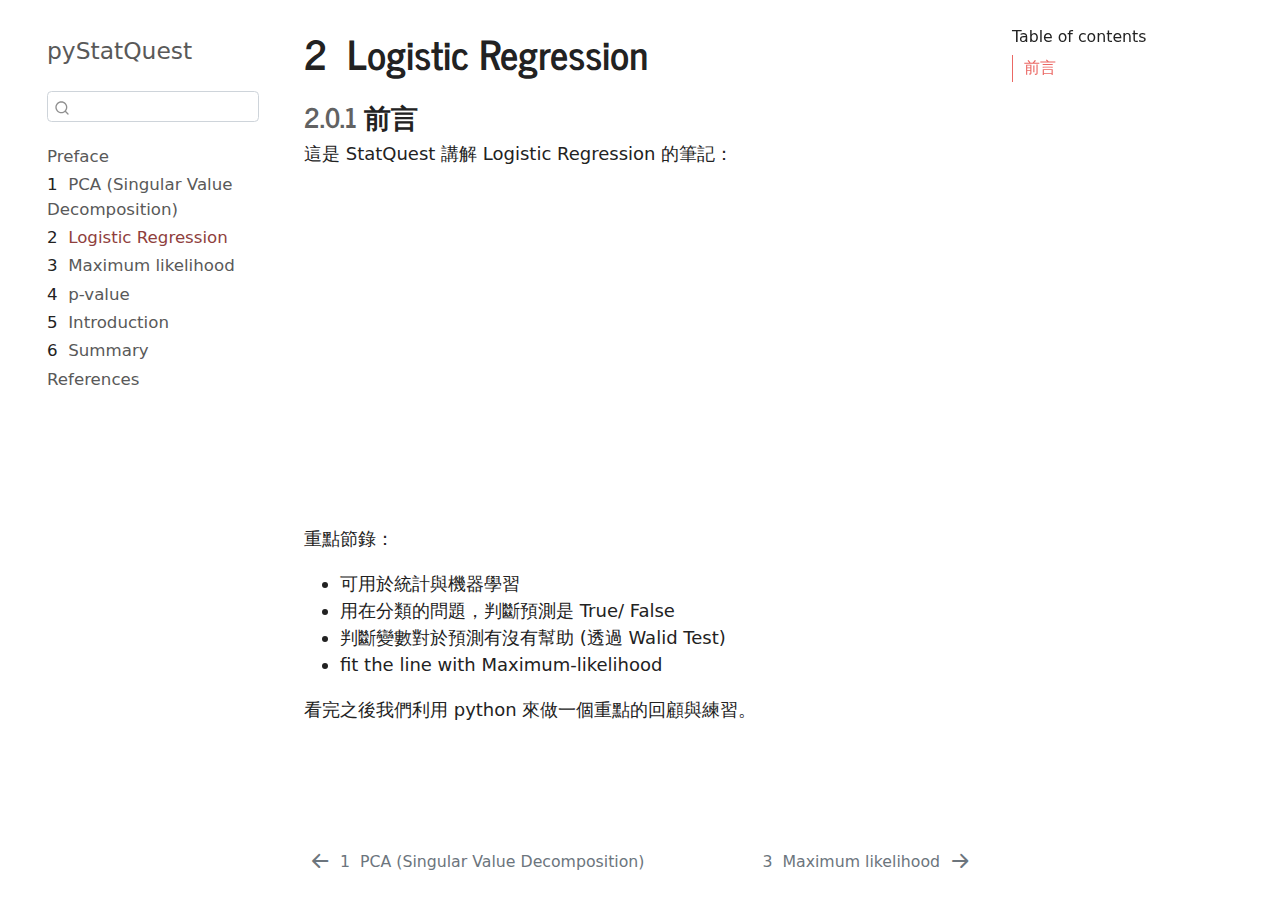
<file: posts/logistic_regression/logistic_regression.html>
<!DOCTYPE html>
<html xmlns="http://www.w3.org/1999/xhtml" lang="en" xml:lang="en"><head>

<meta charset="utf-8">
<meta name="generator" content="quarto-1.0.38">

<meta name="viewport" content="width=device-width, initial-scale=1.0, user-scalable=yes">


<title>pyStatQuest - 2&nbsp; Logistic Regression</title>
<style>
code{white-space: pre-wrap;}
span.smallcaps{font-variant: small-caps;}
span.underline{text-decoration: underline;}
div.column{display: inline-block; vertical-align: top; width: 50%;}
div.hanging-indent{margin-left: 1.5em; text-indent: -1.5em;}
ul.task-list{list-style: none;}
</style>


<script src="../../site_libs/quarto-nav/quarto-nav.js"></script>
<script src="../../site_libs/quarto-nav/headroom.min.js"></script>
<script src="../../site_libs/clipboard/clipboard.min.js"></script>
<script src="../../site_libs/quarto-search/autocomplete.umd.js"></script>
<script src="../../site_libs/quarto-search/fuse.min.js"></script>
<script src="../../site_libs/quarto-search/quarto-search.js"></script>
<meta name="quarto:offset" content="../../">
<link href="../../posts/likelihood/likelihood.html" rel="next">
<link href="../../posts/pca/pca.html" rel="prev">
<script src="../../site_libs/quarto-html/quarto.js"></script>
<script src="../../site_libs/quarto-html/popper.min.js"></script>
<script src="../../site_libs/quarto-html/tippy.umd.min.js"></script>
<script src="../../site_libs/quarto-html/anchor.min.js"></script>
<link href="../../site_libs/quarto-html/tippy.css" rel="stylesheet">
<link href="../../site_libs/quarto-html/quarto-syntax-highlighting.css" rel="stylesheet" id="quarto-text-highlighting-styles">
<script src="../../site_libs/bootstrap/bootstrap.min.js"></script>
<link href="../../site_libs/bootstrap/bootstrap-icons.css" rel="stylesheet">
<link href="../../site_libs/bootstrap/bootstrap.min.css" rel="stylesheet" id="quarto-bootstrap" data-mode="light">
<script id="quarto-search-options" type="application/json">{
  "location": "sidebar",
  "copy-button": false,
  "collapse-after": 3,
  "panel-placement": "start",
  "type": "textbox",
  "limit": 20,
  "language": {
    "search-no-results-text": "No results",
    "search-matching-documents-text": "matching documents",
    "search-copy-link-title": "Copy link to search",
    "search-hide-matches-text": "Hide additional matches",
    "search-more-match-text": "more match in this document",
    "search-more-matches-text": "more matches in this document",
    "search-clear-button-title": "Clear",
    "search-detached-cancel-button-title": "Cancel",
    "search-submit-button-title": "Submit"
  }
}</script>


</head>

<body class="nav-sidebar floating">

<div id="quarto-search-results"></div>
  <header id="quarto-header" class="headroom fixed-top">
  <nav class="quarto-secondary-nav" data-bs-toggle="collapse" data-bs-target="#quarto-sidebar" aria-controls="quarto-sidebar" aria-expanded="false" aria-label="Toggle sidebar navigation" onclick="if (window.quartoToggleHeadroom) { window.quartoToggleHeadroom(); }">
    <div class="container-fluid d-flex justify-content-between">
      <h1 class="quarto-secondary-nav-title"><span class="chapter-number">2</span>&nbsp; <span class="chapter-title">Logistic Regression</span></h1>
      <button type="button" class="quarto-btn-toggle btn" aria-label="Show secondary navigation">
        <i class="bi bi-chevron-right"></i>
      </button>
    </div>
  </nav>
</header>
<!-- content -->
<div id="quarto-content" class="quarto-container page-columns page-rows-contents page-layout-article">
<!-- sidebar -->
  <nav id="quarto-sidebar" class="sidebar collapse sidebar-navigation floating overflow-auto">
    <div class="pt-lg-2 mt-2 text-left sidebar-header">
    <div class="sidebar-title mb-0 py-0">
      <a href="../../">pyStatQuest</a> 
    </div>
      </div>
      <div class="mt-2 flex-shrink-0 align-items-center">
        <div class="sidebar-search">
        <div id="quarto-search" class="" title="Search"></div>
        </div>
      </div>
    <div class="sidebar-menu-container"> 
    <ul class="list-unstyled mt-1">
        <li class="sidebar-item">
  <div class="sidebar-item-container"> 
  <a href="../../index.html" class="sidebar-item-text sidebar-link">Preface</a>
  </div>
</li>
        <li class="sidebar-item">
  <div class="sidebar-item-container"> 
  <a href="../../posts/pca/pca.html" class="sidebar-item-text sidebar-link"><span class="chapter-number">1</span>&nbsp; <span class="chapter-title">PCA (Singular Value Decomposition)</span></a>
  </div>
</li>
        <li class="sidebar-item">
  <div class="sidebar-item-container"> 
  <a href="../../posts/logistic_regression/logistic_regression.html" class="sidebar-item-text sidebar-link active"><span class="chapter-number">2</span>&nbsp; <span class="chapter-title">Logistic Regression</span></a>
  </div>
</li>
        <li class="sidebar-item">
  <div class="sidebar-item-container"> 
  <a href="../../posts/likelihood/likelihood.html" class="sidebar-item-text sidebar-link"><span class="chapter-number">3</span>&nbsp; <span class="chapter-title">Maximum likelihood</span></a>
  </div>
</li>
        <li class="sidebar-item">
  <div class="sidebar-item-container"> 
  <a href="../../posts/p-value/p-value.html" class="sidebar-item-text sidebar-link"><span class="chapter-number">4</span>&nbsp; <span class="chapter-title">p-value</span></a>
  </div>
</li>
        <li class="sidebar-item">
  <div class="sidebar-item-container"> 
  <a href="../../intro.html" class="sidebar-item-text sidebar-link"><span class="chapter-number">5</span>&nbsp; <span class="chapter-title">Introduction</span></a>
  </div>
</li>
        <li class="sidebar-item">
  <div class="sidebar-item-container"> 
  <a href="../../summary.html" class="sidebar-item-text sidebar-link"><span class="chapter-number">6</span>&nbsp; <span class="chapter-title">Summary</span></a>
  </div>
</li>
        <li class="sidebar-item">
  <div class="sidebar-item-container"> 
  <a href="../../references.html" class="sidebar-item-text sidebar-link">References</a>
  </div>
</li>
    </ul>
    </div>
</nav>
<!-- margin-sidebar -->
    <div id="quarto-margin-sidebar" class="sidebar margin-sidebar">
        <nav id="TOC" role="doc-toc">
    <h2 id="toc-title">Table of contents</h2>
   
  <ul>
  <li><a href="#前言" id="toc-前言" class="nav-link active" data-scroll-target="#前言"> <span class="header-section-number">2.0.1</span> 前言</a></li>
  </ul>
</nav>
    </div>
<!-- main -->
<main class="content" id="quarto-document-content">

<header id="title-block-header" class="quarto-title-block default">
<div class="quarto-title">
<h1 class="title d-none d-lg-block"><span class="chapter-number">2</span>&nbsp; <span class="chapter-title">Logistic Regression</span></h1>
</div>



<div class="quarto-title-meta">

    
    
  </div>
  

</header>

<section id="前言" class="level3" data-number="2.0.1">
<h3 data-number="2.0.1" class="anchored" data-anchor-id="前言"><span class="header-section-number">2.0.1</span> 前言</h3>
<p>這是 StatQuest 講解 Logistic Regression 的筆記：</p>
<iframe width="560" height="315" src="https://www.youtube.com/embed/yIYKR4sgzI8" title="YouTube video player" frameborder="0" allow="accelerometer; autoplay; clipboard-write; encrypted-media; gyroscope; picture-in-picture" allowfullscreen="">
</iframe>
<p>重點節錄：</p>
<ul>
<li>可用於統計與機器學習</li>
<li>用在分類的問題，判斷預測是 True/ False</li>
<li>判斷變數對於預測有沒有幫助 (透過 Walid Test)</li>
<li>fit the line with Maximum-likelihood</li>
</ul>
<p>看完之後我們利用 python 來做一個重點的回顧與練習。</p>


</section>

</main> <!-- /main -->
<script id="quarto-html-after-body" type="application/javascript">
window.document.addEventListener("DOMContentLoaded", function (event) {
  const toggleBodyColorMode = (bsSheetEl) => {
    const mode = bsSheetEl.getAttribute("data-mode");
    const bodyEl = window.document.querySelector("body");
    if (mode === "dark") {
      bodyEl.classList.add("quarto-dark");
      bodyEl.classList.remove("quarto-light");
    } else {
      bodyEl.classList.add("quarto-light");
      bodyEl.classList.remove("quarto-dark");
    }
  }
  const toggleBodyColorPrimary = () => {
    const bsSheetEl = window.document.querySelector("link#quarto-bootstrap");
    if (bsSheetEl) {
      toggleBodyColorMode(bsSheetEl);
    }
  }
  toggleBodyColorPrimary();  
  const icon = "";
  const anchorJS = new window.AnchorJS();
  anchorJS.options = {
    placement: 'right',
    icon: icon
  };
  anchorJS.add('.anchored');
  const clipboard = new window.ClipboardJS('.code-copy-button', {
    target: function(trigger) {
      return trigger.previousElementSibling;
    }
  });
  clipboard.on('success', function(e) {
    // button target
    const button = e.trigger;
    // don't keep focus
    button.blur();
    // flash "checked"
    button.classList.add('code-copy-button-checked');
    var currentTitle = button.getAttribute("title");
    button.setAttribute("title", "Copied!");
    setTimeout(function() {
      button.setAttribute("title", currentTitle);
      button.classList.remove('code-copy-button-checked');
    }, 1000);
    // clear code selection
    e.clearSelection();
  });
  function tippyHover(el, contentFn) {
    const config = {
      allowHTML: true,
      content: contentFn,
      maxWidth: 500,
      delay: 100,
      arrow: false,
      appendTo: function(el) {
          return el.parentElement;
      },
      interactive: true,
      interactiveBorder: 10,
      theme: 'quarto',
      placement: 'bottom-start'
    };
    window.tippy(el, config); 
  }
  const noterefs = window.document.querySelectorAll('a[role="doc-noteref"]');
  for (var i=0; i<noterefs.length; i++) {
    const ref = noterefs[i];
    tippyHover(ref, function() {
      let href = ref.getAttribute('href');
      try { href = new URL(href).hash; } catch {}
      const id = href.replace(/^#\/?/, "");
      const note = window.document.getElementById(id);
      return note.innerHTML;
    });
  }
  var bibliorefs = window.document.querySelectorAll('a[role="doc-biblioref"]');
  for (var i=0; i<bibliorefs.length; i++) {
    const ref = bibliorefs[i];
    const cites = ref.parentNode.getAttribute('data-cites').split(' ');
    tippyHover(ref, function() {
      var popup = window.document.createElement('div');
      cites.forEach(function(cite) {
        var citeDiv = window.document.createElement('div');
        citeDiv.classList.add('hanging-indent');
        citeDiv.classList.add('csl-entry');
        var biblioDiv = window.document.getElementById('ref-' + cite);
        if (biblioDiv) {
          citeDiv.innerHTML = biblioDiv.innerHTML;
        }
        popup.appendChild(citeDiv);
      });
      return popup.innerHTML;
    });
  }
});
</script>
<nav class="page-navigation">
  <div class="nav-page nav-page-previous">
      <a href="../../posts/pca/pca.html" class="pagination-link">
        <i class="bi bi-arrow-left-short"></i> <span class="nav-page-text"><span class="chapter-number">1</span>&nbsp; <span class="chapter-title">PCA (Singular Value Decomposition)</span></span>
      </a>          
  </div>
  <div class="nav-page nav-page-next">
      <a href="../../posts/likelihood/likelihood.html" class="pagination-link">
        <span class="nav-page-text"><span class="chapter-number">3</span>&nbsp; <span class="chapter-title">Maximum likelihood</span></span> <i class="bi bi-arrow-right-short"></i>
      </a>
  </div>
</nav>
</div> <!-- /content -->



</body></html>
</file>
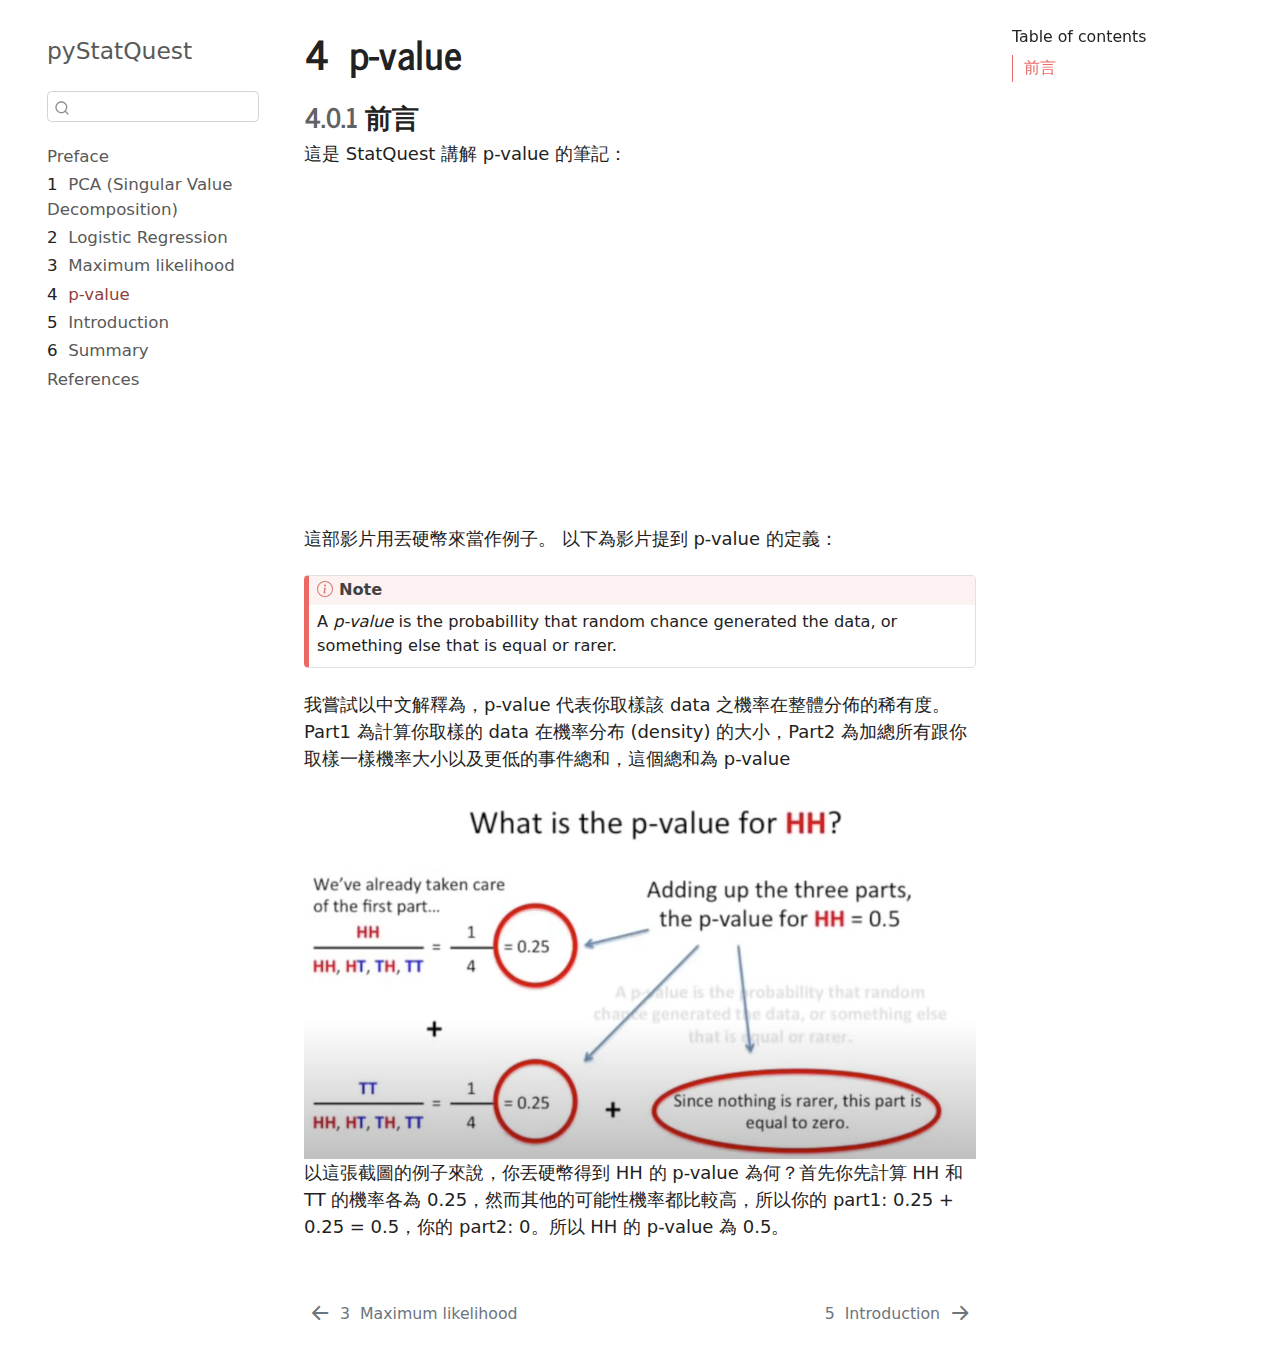
<file: posts/p-value/p-value.html>
<!DOCTYPE html>
<html xmlns="http://www.w3.org/1999/xhtml" lang="en" xml:lang="en"><head>

<meta charset="utf-8">
<meta name="generator" content="quarto-1.0.38">

<meta name="viewport" content="width=device-width, initial-scale=1.0, user-scalable=yes">


<title>pyStatQuest - 4&nbsp; p-value</title>
<style>
code{white-space: pre-wrap;}
span.smallcaps{font-variant: small-caps;}
span.underline{text-decoration: underline;}
div.column{display: inline-block; vertical-align: top; width: 50%;}
div.hanging-indent{margin-left: 1.5em; text-indent: -1.5em;}
ul.task-list{list-style: none;}
</style>


<script src="../../site_libs/quarto-nav/quarto-nav.js"></script>
<script src="../../site_libs/quarto-nav/headroom.min.js"></script>
<script src="../../site_libs/clipboard/clipboard.min.js"></script>
<script src="../../site_libs/quarto-search/autocomplete.umd.js"></script>
<script src="../../site_libs/quarto-search/fuse.min.js"></script>
<script src="../../site_libs/quarto-search/quarto-search.js"></script>
<meta name="quarto:offset" content="../../">
<link href="../../intro.html" rel="next">
<link href="../../posts/likelihood/likelihood.html" rel="prev">
<script src="../../site_libs/quarto-html/quarto.js"></script>
<script src="../../site_libs/quarto-html/popper.min.js"></script>
<script src="../../site_libs/quarto-html/tippy.umd.min.js"></script>
<script src="../../site_libs/quarto-html/anchor.min.js"></script>
<link href="../../site_libs/quarto-html/tippy.css" rel="stylesheet">
<link href="../../site_libs/quarto-html/quarto-syntax-highlighting.css" rel="stylesheet" id="quarto-text-highlighting-styles">
<script src="../../site_libs/bootstrap/bootstrap.min.js"></script>
<link href="../../site_libs/bootstrap/bootstrap-icons.css" rel="stylesheet">
<link href="../../site_libs/bootstrap/bootstrap.min.css" rel="stylesheet" id="quarto-bootstrap" data-mode="light">
<script id="quarto-search-options" type="application/json">{
  "location": "sidebar",
  "copy-button": false,
  "collapse-after": 3,
  "panel-placement": "start",
  "type": "textbox",
  "limit": 20,
  "language": {
    "search-no-results-text": "No results",
    "search-matching-documents-text": "matching documents",
    "search-copy-link-title": "Copy link to search",
    "search-hide-matches-text": "Hide additional matches",
    "search-more-match-text": "more match in this document",
    "search-more-matches-text": "more matches in this document",
    "search-clear-button-title": "Clear",
    "search-detached-cancel-button-title": "Cancel",
    "search-submit-button-title": "Submit"
  }
}</script>


</head>

<body class="nav-sidebar floating">

<div id="quarto-search-results"></div>
  <header id="quarto-header" class="headroom fixed-top">
  <nav class="quarto-secondary-nav" data-bs-toggle="collapse" data-bs-target="#quarto-sidebar" aria-controls="quarto-sidebar" aria-expanded="false" aria-label="Toggle sidebar navigation" onclick="if (window.quartoToggleHeadroom) { window.quartoToggleHeadroom(); }">
    <div class="container-fluid d-flex justify-content-between">
      <h1 class="quarto-secondary-nav-title"><span class="chapter-number">4</span>&nbsp; <span class="chapter-title">p-value</span></h1>
      <button type="button" class="quarto-btn-toggle btn" aria-label="Show secondary navigation">
        <i class="bi bi-chevron-right"></i>
      </button>
    </div>
  </nav>
</header>
<!-- content -->
<div id="quarto-content" class="quarto-container page-columns page-rows-contents page-layout-article">
<!-- sidebar -->
  <nav id="quarto-sidebar" class="sidebar collapse sidebar-navigation floating overflow-auto">
    <div class="pt-lg-2 mt-2 text-left sidebar-header">
    <div class="sidebar-title mb-0 py-0">
      <a href="../../">pyStatQuest</a> 
    </div>
      </div>
      <div class="mt-2 flex-shrink-0 align-items-center">
        <div class="sidebar-search">
        <div id="quarto-search" class="" title="Search"></div>
        </div>
      </div>
    <div class="sidebar-menu-container"> 
    <ul class="list-unstyled mt-1">
        <li class="sidebar-item">
  <div class="sidebar-item-container"> 
  <a href="../../index.html" class="sidebar-item-text sidebar-link">Preface</a>
  </div>
</li>
        <li class="sidebar-item">
  <div class="sidebar-item-container"> 
  <a href="../../posts/pca/pca.html" class="sidebar-item-text sidebar-link"><span class="chapter-number">1</span>&nbsp; <span class="chapter-title">PCA (Singular Value Decomposition)</span></a>
  </div>
</li>
        <li class="sidebar-item">
  <div class="sidebar-item-container"> 
  <a href="../../posts/logistic_regression/logistic_regression.html" class="sidebar-item-text sidebar-link"><span class="chapter-number">2</span>&nbsp; <span class="chapter-title">Logistic Regression</span></a>
  </div>
</li>
        <li class="sidebar-item">
  <div class="sidebar-item-container"> 
  <a href="../../posts/likelihood/likelihood.html" class="sidebar-item-text sidebar-link"><span class="chapter-number">3</span>&nbsp; <span class="chapter-title">Maximum likelihood</span></a>
  </div>
</li>
        <li class="sidebar-item">
  <div class="sidebar-item-container"> 
  <a href="../../posts/p-value/p-value.html" class="sidebar-item-text sidebar-link active"><span class="chapter-number">4</span>&nbsp; <span class="chapter-title">p-value</span></a>
  </div>
</li>
        <li class="sidebar-item">
  <div class="sidebar-item-container"> 
  <a href="../../intro.html" class="sidebar-item-text sidebar-link"><span class="chapter-number">5</span>&nbsp; <span class="chapter-title">Introduction</span></a>
  </div>
</li>
        <li class="sidebar-item">
  <div class="sidebar-item-container"> 
  <a href="../../summary.html" class="sidebar-item-text sidebar-link"><span class="chapter-number">6</span>&nbsp; <span class="chapter-title">Summary</span></a>
  </div>
</li>
        <li class="sidebar-item">
  <div class="sidebar-item-container"> 
  <a href="../../references.html" class="sidebar-item-text sidebar-link">References</a>
  </div>
</li>
    </ul>
    </div>
</nav>
<!-- margin-sidebar -->
    <div id="quarto-margin-sidebar" class="sidebar margin-sidebar">
        <nav id="TOC" role="doc-toc">
    <h2 id="toc-title">Table of contents</h2>
   
  <ul>
  <li><a href="#前言" id="toc-前言" class="nav-link active" data-scroll-target="#前言"> <span class="header-section-number">4.0.1</span> 前言</a></li>
  </ul>
</nav>
    </div>
<!-- main -->
<main class="content" id="quarto-document-content">

<header id="title-block-header" class="quarto-title-block default">
<div class="quarto-title">
<h1 class="title d-none d-lg-block"><span class="chapter-number">4</span>&nbsp; <span class="chapter-title">p-value</span></h1>
</div>



<div class="quarto-title-meta">

    
    
  </div>
  

</header>

<section id="前言" class="level3" data-number="4.0.1">
<h3 data-number="4.0.1" class="anchored" data-anchor-id="前言"><span class="header-section-number">4.0.1</span> 前言</h3>
<p>這是 StatQuest 講解 p-value 的筆記：</p>
<iframe width="560" height="315" src="https://www.youtube.com/embed/5Z9OIYA8He8" title="YouTube video player" frameborder="0" allow="accelerometer; autoplay; clipboard-write; encrypted-media; gyroscope; picture-in-picture" allowfullscreen="">
</iframe>
<p>這部影片用丟硬幣來當作例子。 以下為影片提到 p-value 的定義：</p>
<div class="callout-note callout callout-style-default callout-captioned">
<div class="callout-header d-flex align-content-center">
<div class="callout-icon-container">
<i class="callout-icon"></i>
</div>
<div class="callout-caption-container flex-fill">
Note
</div>
</div>
<div class="callout-body-container callout-body">
<p>A <em>p-value</em> is the probabillity that random chance generated the data, or something else that is equal or rarer.</p>
</div>
</div>
<p>我嘗試以中文解釋為，p-value 代表你取樣該 data 之機率在整體分佈的稀有度。Part1 為計算你取樣的 data 在機率分布 (density) 的大小，Part2 為加總所有跟你取樣一樣機率大小以及更低的事件總和，這個總和為 p-value</p>
<p><img src="screenshot.png" class="img-fluid"> 以這張截圖的例子來說，你丟硬幣得到 HH 的 p-value 為何？首先你先計算 HH 和 TT 的機率各為 0.25，然而其他的可能性機率都比較高，所以你的 part1: 0.25 + 0.25 = 0.5，你的 part2: 0。所以 HH 的 p-value 為 0.5。</p>


</section>

</main> <!-- /main -->
<script id="quarto-html-after-body" type="application/javascript">
window.document.addEventListener("DOMContentLoaded", function (event) {
  const toggleBodyColorMode = (bsSheetEl) => {
    const mode = bsSheetEl.getAttribute("data-mode");
    const bodyEl = window.document.querySelector("body");
    if (mode === "dark") {
      bodyEl.classList.add("quarto-dark");
      bodyEl.classList.remove("quarto-light");
    } else {
      bodyEl.classList.add("quarto-light");
      bodyEl.classList.remove("quarto-dark");
    }
  }
  const toggleBodyColorPrimary = () => {
    const bsSheetEl = window.document.querySelector("link#quarto-bootstrap");
    if (bsSheetEl) {
      toggleBodyColorMode(bsSheetEl);
    }
  }
  toggleBodyColorPrimary();  
  const icon = "";
  const anchorJS = new window.AnchorJS();
  anchorJS.options = {
    placement: 'right',
    icon: icon
  };
  anchorJS.add('.anchored');
  const clipboard = new window.ClipboardJS('.code-copy-button', {
    target: function(trigger) {
      return trigger.previousElementSibling;
    }
  });
  clipboard.on('success', function(e) {
    // button target
    const button = e.trigger;
    // don't keep focus
    button.blur();
    // flash "checked"
    button.classList.add('code-copy-button-checked');
    var currentTitle = button.getAttribute("title");
    button.setAttribute("title", "Copied!");
    setTimeout(function() {
      button.setAttribute("title", currentTitle);
      button.classList.remove('code-copy-button-checked');
    }, 1000);
    // clear code selection
    e.clearSelection();
  });
  function tippyHover(el, contentFn) {
    const config = {
      allowHTML: true,
      content: contentFn,
      maxWidth: 500,
      delay: 100,
      arrow: false,
      appendTo: function(el) {
          return el.parentElement;
      },
      interactive: true,
      interactiveBorder: 10,
      theme: 'quarto',
      placement: 'bottom-start'
    };
    window.tippy(el, config); 
  }
  const noterefs = window.document.querySelectorAll('a[role="doc-noteref"]');
  for (var i=0; i<noterefs.length; i++) {
    const ref = noterefs[i];
    tippyHover(ref, function() {
      let href = ref.getAttribute('href');
      try { href = new URL(href).hash; } catch {}
      const id = href.replace(/^#\/?/, "");
      const note = window.document.getElementById(id);
      return note.innerHTML;
    });
  }
  var bibliorefs = window.document.querySelectorAll('a[role="doc-biblioref"]');
  for (var i=0; i<bibliorefs.length; i++) {
    const ref = bibliorefs[i];
    const cites = ref.parentNode.getAttribute('data-cites').split(' ');
    tippyHover(ref, function() {
      var popup = window.document.createElement('div');
      cites.forEach(function(cite) {
        var citeDiv = window.document.createElement('div');
        citeDiv.classList.add('hanging-indent');
        citeDiv.classList.add('csl-entry');
        var biblioDiv = window.document.getElementById('ref-' + cite);
        if (biblioDiv) {
          citeDiv.innerHTML = biblioDiv.innerHTML;
        }
        popup.appendChild(citeDiv);
      });
      return popup.innerHTML;
    });
  }
});
</script>
<nav class="page-navigation">
  <div class="nav-page nav-page-previous">
      <a href="../../posts/likelihood/likelihood.html" class="pagination-link">
        <i class="bi bi-arrow-left-short"></i> <span class="nav-page-text"><span class="chapter-number">3</span>&nbsp; <span class="chapter-title">Maximum likelihood</span></span>
      </a>          
  </div>
  <div class="nav-page nav-page-next">
      <a href="../../intro.html" class="pagination-link">
        <span class="nav-page-text"><span class="chapter-number">5</span>&nbsp; <span class="chapter-title">Introduction</span></span> <i class="bi bi-arrow-right-short"></i>
      </a>
  </div>
</nav>
</div> <!-- /content -->



</body></html>
</file>
<file: site_libs/quarto-html/tippy.css>
.tippy-box[data-animation=fade][data-state=hidden]{opacity:0}[data-tippy-root]{max-width:calc(100vw - 10px)}.tippy-box{position:relative;background-color:#333;color:#fff;border-radius:4px;font-size:14px;line-height:1.4;white-space:normal;outline:0;transition-property:transform,visibility,opacity}.tippy-box[data-placement^=top]>.tippy-arrow{bottom:0}.tippy-box[data-placement^=top]>.tippy-arrow:before{bottom:-7px;left:0;border-width:8px 8px 0;border-top-color:initial;transform-origin:center top}.tippy-box[data-placement^=bottom]>.tippy-arrow{top:0}.tippy-box[data-placement^=bottom]>.tippy-arrow:before{top:-7px;left:0;border-width:0 8px 8px;border-bottom-color:initial;transform-origin:center bottom}.tippy-box[data-placement^=left]>.tippy-arrow{right:0}.tippy-box[data-placement^=left]>.tippy-arrow:before{border-width:8px 0 8px 8px;border-left-color:initial;right:-7px;transform-origin:center left}.tippy-box[data-placement^=right]>.tippy-arrow{left:0}.tippy-box[data-placement^=right]>.tippy-arrow:before{left:-7px;border-width:8px 8px 8px 0;border-right-color:initial;transform-origin:center right}.tippy-box[data-inertia][data-state=visible]{transition-timing-function:cubic-bezier(.54,1.5,.38,1.11)}.tippy-arrow{width:16px;height:16px;color:#333}.tippy-arrow:before{content:"";position:absolute;border-color:transparent;border-style:solid}.tippy-content{position:relative;padding:5px 9px;z-index:1}
</file>
<file: site_libs/quarto-html/quarto-syntax-highlighting.css>
/* quarto syntax highlight colors */
:root {
  --quarto-hl-ot-color: #003B4F;
  --quarto-hl-at-color: #657422;
  --quarto-hl-ss-color: #20794D;
  --quarto-hl-an-color: #5E5E5E;
  --quarto-hl-fu-color: #4758AB;
  --quarto-hl-st-color: #20794D;
  --quarto-hl-cf-color: #003B4F;
  --quarto-hl-op-color: #5E5E5E;
  --quarto-hl-er-color: #AD0000;
  --quarto-hl-bn-color: #AD0000;
  --quarto-hl-al-color: #AD0000;
  --quarto-hl-va-color: #111111;
  --quarto-hl-bu-color: inherit;
  --quarto-hl-ex-color: inherit;
  --quarto-hl-pp-color: #AD0000;
  --quarto-hl-in-color: #5E5E5E;
  --quarto-hl-vs-color: #20794D;
  --quarto-hl-wa-color: #5E5E5E;
  --quarto-hl-do-color: #5E5E5E;
  --quarto-hl-im-color: #00769E;
  --quarto-hl-ch-color: #20794D;
  --quarto-hl-dt-color: #AD0000;
  --quarto-hl-fl-color: #AD0000;
  --quarto-hl-co-color: #5E5E5E;
  --quarto-hl-cv-color: #5E5E5E;
  --quarto-hl-cn-color: #8f5902;
  --quarto-hl-sc-color: #5E5E5E;
  --quarto-hl-dv-color: #AD0000;
  --quarto-hl-kw-color: #003B4F;
}

/* other quarto variables */
:root {
  --quarto-font-monospace: SFMono-Regular, Menlo, Monaco, Consolas, "Liberation Mono", "Courier New", monospace;
}

pre > code.sourceCode > span {
  color: #003B4F;
}

code span {
  color: #003B4F;
}

code.sourceCode > span {
  color: #003B4F;
}

div.sourceCode,
div.sourceCode pre.sourceCode {
  color: #003B4F;
}

code span.ot {
  color: #003B4F;
}

code span.at {
  color: #657422;
}

code span.ss {
  color: #20794D;
}

code span.an {
  color: #5E5E5E;
}

code span.fu {
  color: #4758AB;
}

code span.st {
  color: #20794D;
}

code span.cf {
  color: #003B4F;
}

code span.op {
  color: #5E5E5E;
}

code span.er {
  color: #AD0000;
}

code span.bn {
  color: #AD0000;
}

code span.al {
  color: #AD0000;
}

code span.va {
  color: #111111;
}

code span.pp {
  color: #AD0000;
}

code span.in {
  color: #5E5E5E;
}

code span.vs {
  color: #20794D;
}

code span.wa {
  color: #5E5E5E;
  font-style: italic;
}

code span.do {
  color: #5E5E5E;
  font-style: italic;
}

code span.im {
  color: #00769E;
}

code span.ch {
  color: #20794D;
}

code span.dt {
  color: #AD0000;
}

code span.fl {
  color: #AD0000;
}

code span.co {
  color: #5E5E5E;
}

code span.cv {
  color: #5E5E5E;
  font-style: italic;
}

code span.cn {
  color: #8f5902;
}

code span.sc {
  color: #5E5E5E;
}

code span.dv {
  color: #AD0000;
}

code span.kw {
  color: #003B4F;
}

.prevent-inlining {
  content: "</";
}

/*# sourceMappingURL=debc5d5d77c3f9108843748ff7464032.css.map */
</file>
